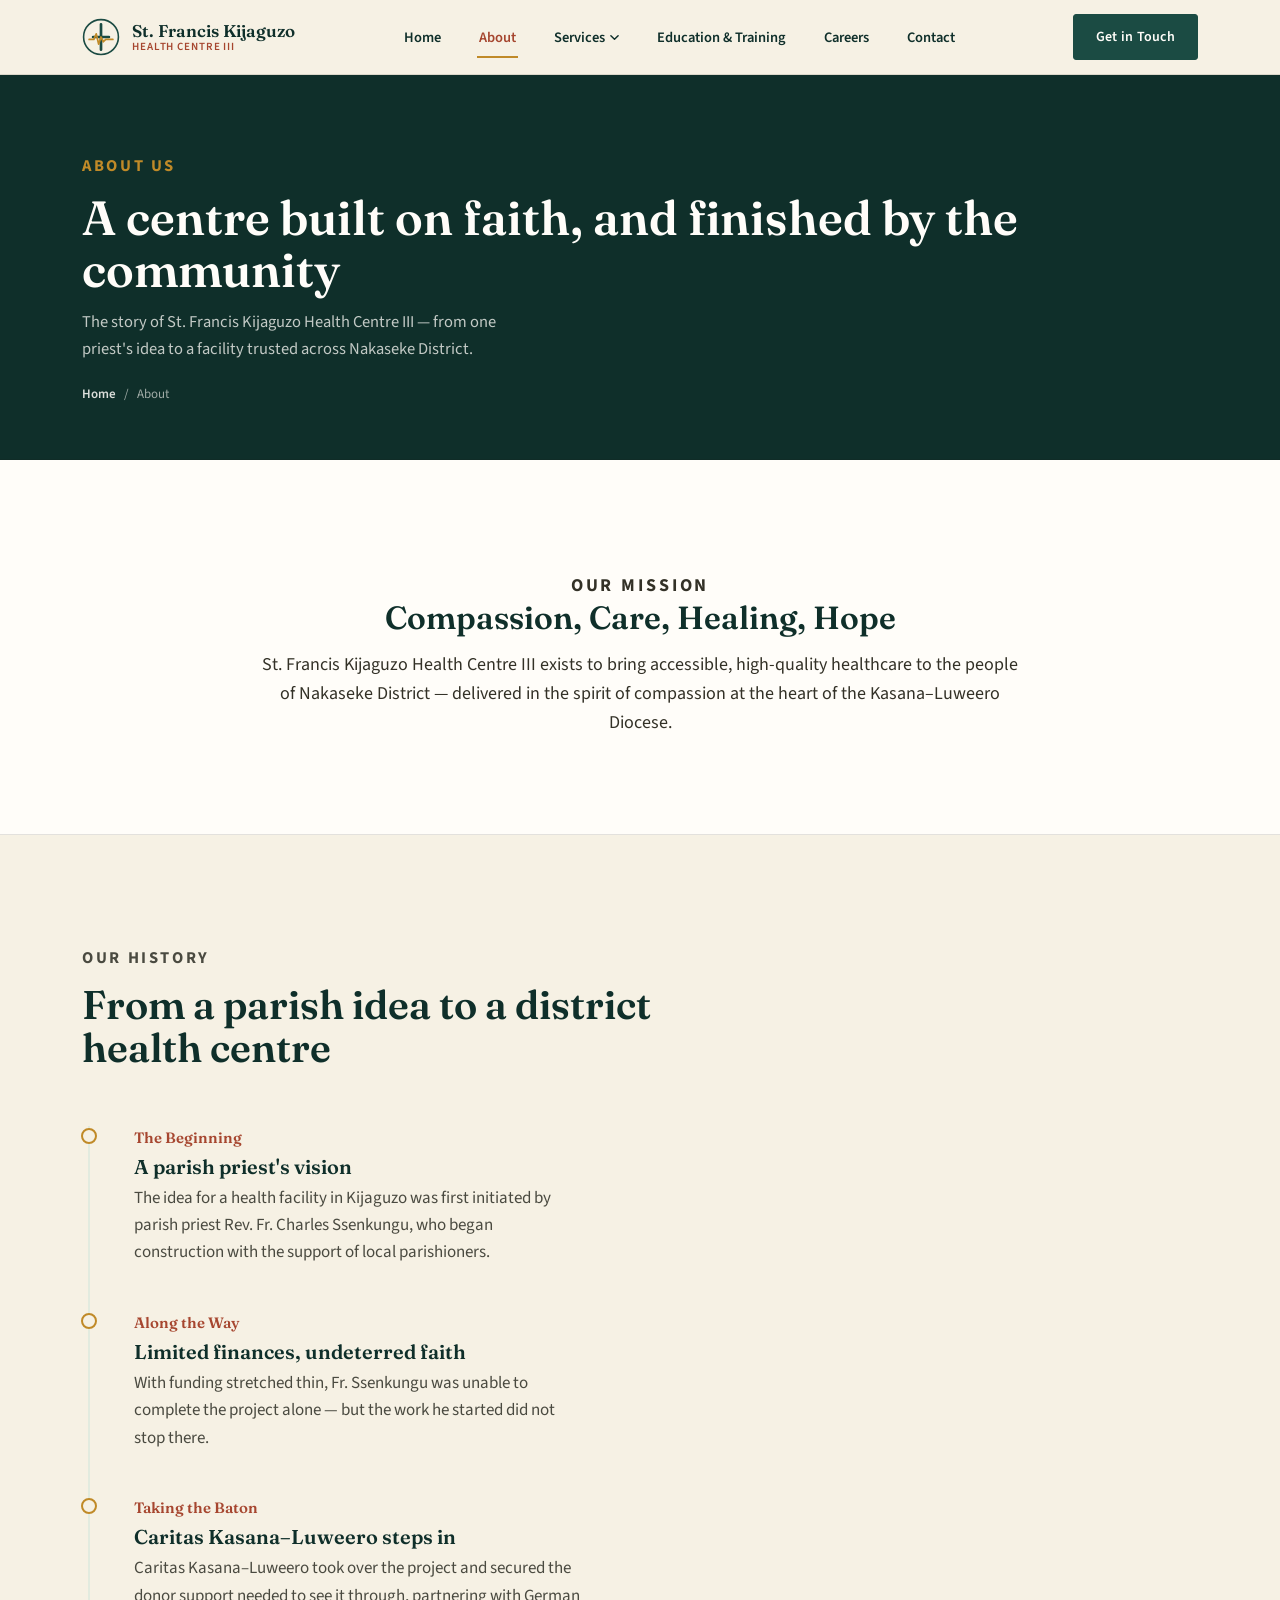
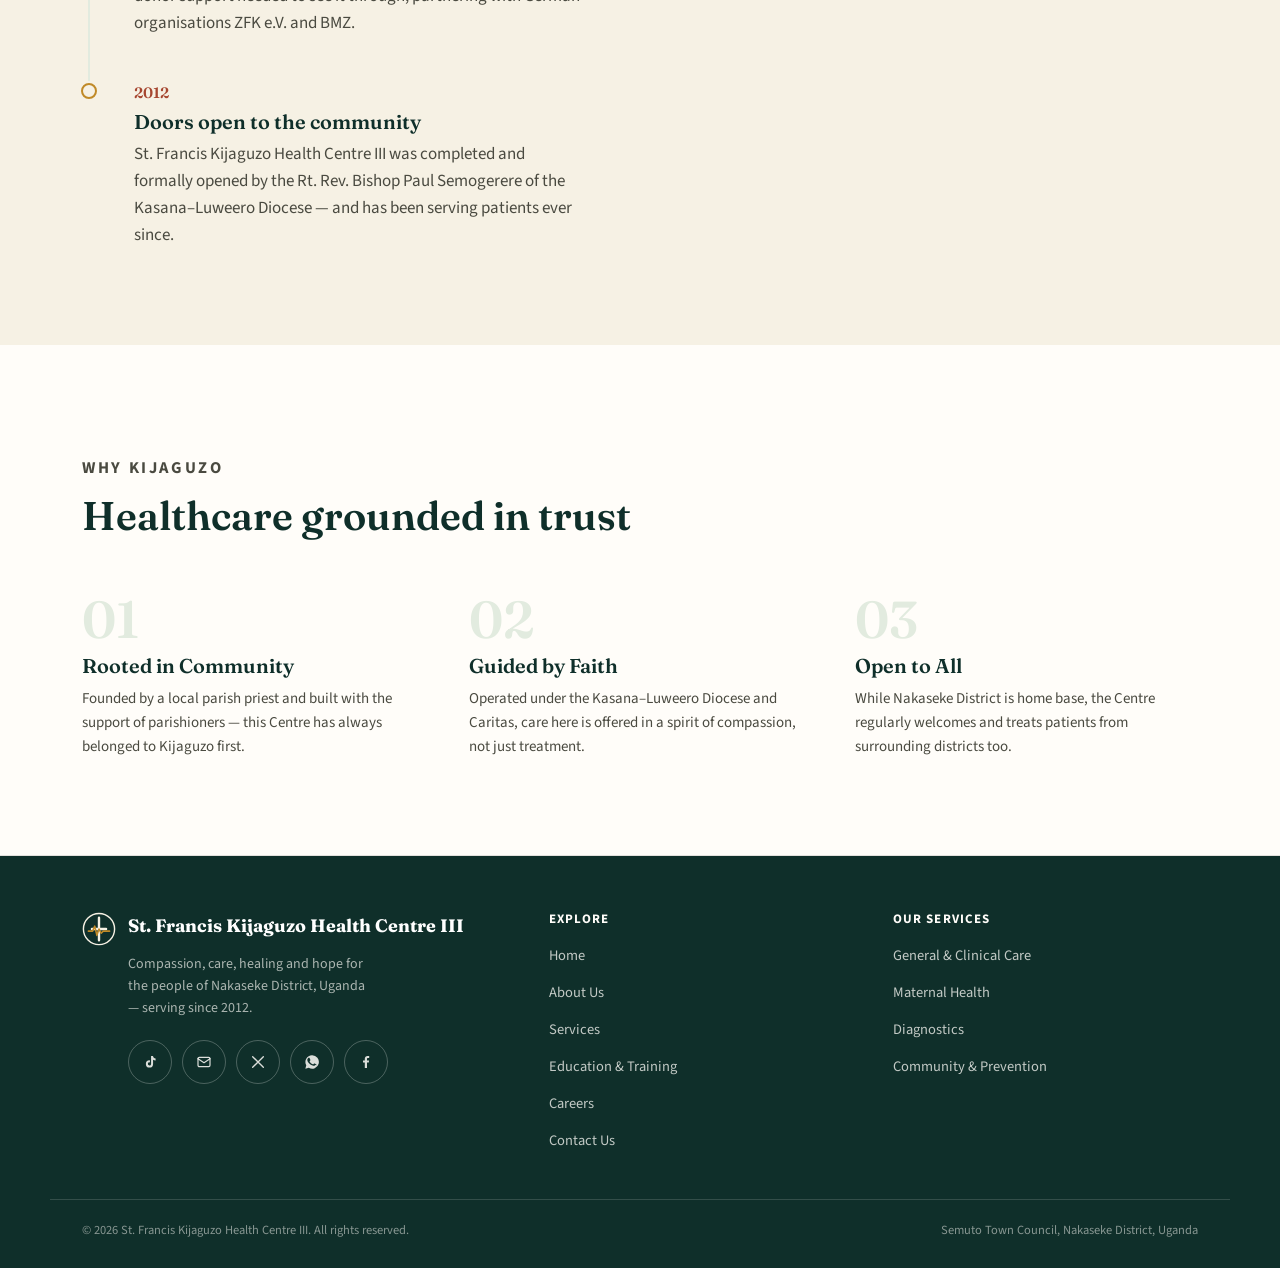
<file: about.html>
<!DOCTYPE html>
<html lang="en">
<head>
<meta charset="UTF-8">
<meta name="viewport" content="width=device-width, initial-scale=1">
<title>About Us &mdash; St. Francis Kijaguzo Health Centre III</title>
<link rel="preconnect" href="https://fonts.googleapis.com">
<link rel="preconnect" href="https://fonts.gstatic.com" crossorigin>
<link href="https://fonts.googleapis.com/css2?family=Fraunces:opsz,wght@9..144,300;9..144,400;9..144,500;9..144,600;9..144,700&family=Source+Sans+3:wght@400;500;600;700&display=swap" rel="stylesheet">
<link rel="stylesheet" href="css/base.css">
<link rel="stylesheet" href="css/about.css">
</head>
<body>

<header id="siteHeader">
  <div class="nav">
    <a class="brand" href="index.html">
      <svg viewBox="0 0 48 48" fill="none" xmlns="http://www.w3.org/2000/svg">
        <circle cx="24" cy="24" r="22" stroke="#1b4b43" stroke-width="2"/>
        <path d="M24 8 L24 40 M14 24 L34 24" stroke="#1b4b43" stroke-width="3.4" stroke-linecap="round"/>
        <path d="M9 27 L15 27 L18 20 L21 33 L24 24 L27 30 L30 27 L39 27" stroke="#c08a28" stroke-width="2.2" stroke-linecap="round" stroke-linejoin="round" fill="none"/>
      </svg>
      <span class="brand-text">
        <strong>St. Francis Kijaguzo</strong>
        <span>Health Centre III</span>
      </span>
    </a>
    <nav class="links">
      <div class="nav-item"><a href="index.html">Home</a></div>
      <div class="nav-item"><a href="about.html" class="active">About</a></div>
      <div class="nav-item has-dropdown">
        <a href="services.html">Services
          <svg class="caret" viewBox="0 0 10 6" fill="none"><path d="M1 1l4 4 4-4" stroke="currentColor" stroke-width="1.6" stroke-linecap="round" stroke-linejoin="round"/></svg>
        </a>
        <div class="dropdown">
          <div class="dd-col">
            <span class="dd-heading">General &amp; Clinical Care</span>
            <a href="services.html#general-care">General Medicine</a>
            <a href="services.html#general-care">Outpatient</a>
            <a href="services.html#general-care">Inpatient</a>
            <a href="services.html#general-care">Minor Surgical Procedures</a>
            <a href="services.html#general-care">Referrals</a>
          </div>
          <div class="dd-col">
            <span class="dd-heading">Maternal &amp; Reproductive Health</span>
            <a href="services.html#maternal-health">Antenatal Care</a>
            <a href="services.html#maternal-health">Maternity Services</a>
            <a href="services.html#maternal-health">Natural Family Planning</a>
          </div>
          <div class="dd-col">
            <span class="dd-heading">Diagnostics</span>
            <a href="services.html#diagnostics">Laboratory Services</a>
            <a href="services.html#diagnostics">Ultrasound</a>
            <a href="services.html#diagnostics">HIV Testing &amp; Counselling</a>
          </div>
          <div class="dd-col">
            <span class="dd-heading">Community &amp; Prevention</span>
            <a href="services.html#community">Immunization</a>
            <a href="services.html#community">Community Counselling</a>
            <a href="services.html#community">Community Health Insurance</a>
            <a href="services.html#community">Community Outreaches</a>
          </div>
        </div>
      </div>
      <div class="nav-item"><a href="education-training.html">Education &amp; Training</a></div>
      <div class="nav-item"><a href="careers.html">Careers</a></div>
      <div class="nav-item"><a href="contact.html">Contact</a></div>
    </nav>
    <a class="cta-btn header-cta" href="contact.html">Get in Touch</a>
    <button class="burger" id="burgerBtn" aria-label="Toggle menu" aria-expanded="false">
      <span></span><span></span><span></span>
    </button>
  </div>
</header>

<main>

  <div class="page-banner">
    <div class="wrap reveal in">
      <p class="eyebrow">About Us</p>
      <h1>A centre built on faith, and finished by the community</h1>
      <p>The story of St. Francis Kijaguzo Health Centre III &mdash; from one priest's idea to a facility trusted across Nakaseke District.</p>
      <div class="crumb"><a href="index.html">Home</a> / <span>About</span></div>
    </div>
  </div>

  <section class="mission">
    <div class="wrap reveal">
      <p class="eyebrow">Our Mission</p>
      <h2>Compassion, Care, Healing, Hope</h2>
      <p>St. Francis Kijaguzo Health Centre III exists to bring accessible, high-quality healthcare to the people of Nakaseke District &mdash; delivered in the spirit of compassion at the heart of the Kasana&ndash;Luweero Diocese.</p>
    </div>
  </section>

  <section class="timeline-section">
    <div class="wrap">
      <div class="section-head reveal">
        <p class="eyebrow">Our History</p>
        <h2>From a parish idea to a district health centre</h2>
      </div>
      <div class="timeline">
        <div class="tl-item reveal">
          <span class="dot"></span>
          <span class="yr">The Beginning</span>
          <h3>A parish priest's vision</h3>
          <p>The idea for a health facility in Kijaguzo was first initiated by parish priest Rev. Fr. Charles Ssenkungu, who began construction with the support of local parishioners.</p>
        </div>
        <div class="tl-item reveal">
          <span class="dot"></span>
          <span class="yr">Along the Way</span>
          <h3>Limited finances, undeterred faith</h3>
          <p>With funding stretched thin, Fr. Ssenkungu was unable to complete the project alone &mdash; but the work he started did not stop there.</p>
        </div>
        <div class="tl-item reveal">
          <span class="dot"></span>
          <span class="yr">Taking the Baton</span>
          <h3>Caritas Kasana&ndash;Luweero steps in</h3>
          <p>Caritas Kasana&ndash;Luweero took over the project and secured the donor support needed to see it through, partnering with German organisations ZFK e.V. and BMZ.</p>
        </div>
        <div class="tl-item reveal">
          <span class="dot"></span>
          <span class="yr">2012</span>
          <h3>Doors open to the community</h3>
          <p>St. Francis Kijaguzo Health Centre III was completed and formally opened by the Rt. Rev. Bishop Paul Semogerere of the Kasana&ndash;Luweero Diocese &mdash; and has been serving patients ever since.</p>
        </div>
      </div>
    </div>
  </section>

  <section class="values">
    <div class="wrap">
      <div class="section-head reveal">
        <p class="eyebrow">Why Kijaguzo</p>
        <h2>Healthcare grounded in trust</h2>
      </div>
      <div class="val-grid">
        <div class="val-card reveal">
          <div class="num">01</div>
          <h3>Rooted in Community</h3>
          <p>Founded by a local parish priest and built with the support of parishioners &mdash; this Centre has always belonged to Kijaguzo first.</p>
        </div>
        <div class="val-card reveal">
          <div class="num">02</div>
          <h3>Guided by Faith</h3>
          <p>Operated under the Kasana&ndash;Luweero Diocese and Caritas, care here is offered in a spirit of compassion, not just treatment.</p>
        </div>
        <div class="val-card reveal">
          <div class="num">03</div>
          <h3>Open to All</h3>
          <p>While Nakaseke District is home base, the Centre regularly welcomes and treats patients from surrounding districts too.</p>
        </div>
      </div>
    </div>
  </section>

</main>

<footer>
  <div class="wrap">
    <div class="f-brand">
      <svg viewBox="0 0 48 48" fill="none" xmlns="http://www.w3.org/2000/svg">
        <circle cx="24" cy="24" r="22" stroke="#f6f1e4" stroke-width="2"/>
        <path d="M24 8 L24 40 M14 24 L34 24" stroke="#f6f1e4" stroke-width="3.4" stroke-linecap="round"/>
        <path d="M9 27 L15 27 L18 20 L21 33 L24 24 L27 30 L30 27 L39 27" stroke="#c08a28" stroke-width="2.2" stroke-linecap="round" stroke-linejoin="round" fill="none"/>
      </svg>
      <div>
        <strong style="font-family:'Fraunces',serif;color:#fff;font-size:18px;">St. Francis Kijaguzo Health Centre III</strong>
        <p>Compassion, care, healing and hope for the people of Nakaseke District, Uganda &mdash; serving since 2012.</p>
        <div class="f-social" aria-label="Social media">
          <a href="#" target="_blank" rel="noopener" aria-label="TikTok">
            <svg viewBox="0 0 24 24" fill="currentColor"><path d="M16.5 3c.3 2.1 1.7 3.6 3.9 3.8v2.9c-1.4 0-2.7-.4-3.8-1.2v6.4a5.4 5.4 0 1 1-5.4-5.4c.2 0 .5 0 .7.1v3a2.4 2.4 0 1 0 1.7 2.3V3h3z"/></svg>
          </a>
          <a href="#" aria-label="Email">
            <svg viewBox="0 0 24 24" fill="none" stroke="currentColor" stroke-width="1.8" stroke-linecap="round" stroke-linejoin="round"><rect x="3" y="5" width="18" height="14" rx="2"/><path d="M3 7l9 6 9-6"/></svg>
          </a>
          <a href="#" target="_blank" rel="noopener" aria-label="X (Twitter)">
            <svg viewBox="0 0 24 24" fill="none" stroke="currentColor" stroke-width="2" stroke-linecap="round"><path d="M4 4l16 16M20 4L4 20"/></svg>
          </a>
          <a href="#" target="_blank" rel="noopener" aria-label="WhatsApp">
            <svg viewBox="0 0 24 24" fill="currentColor"><path d="M12 2a10 10 0 0 0-8.6 15L2 22l5.2-1.4A10 10 0 1 0 12 2zm5.6 14.3c-.2.7-1.4 1.3-2 1.4-.5.1-1.2.2-3.8-.8-3.2-1.3-5.3-4.5-5.5-4.7-.2-.2-1.3-1.7-1.3-3.3 0-1.6.8-2.3 1.1-2.7.3-.3.7-.4 1-.4h.7c.2 0 .5 0 .7.6.3.7.9 2.2 1 2.4.1.2.2.4 0 .6-.1.2-.2.4-.4.6l-.5.6c-.2.2-.3.4-.1.7.2.3.9 1.5 2 2.4 1.4 1.2 2.5 1.6 2.9 1.8.3.1.5.1.7-.1.2-.2.7-.8.9-1.1.2-.3.4-.2.7-.1.3.1 1.8.9 2.1 1 .3.1.5.2.6.3.1.2.1.9-.1 1.6z"/></svg>
          </a>
          <a href="#" target="_blank" rel="noopener" aria-label="Facebook">
            <svg viewBox="0 0 24 24" fill="currentColor"><path d="M13.5 21v-8.2h2.7l.4-3.2h-3.1V7.5c0-.9.3-1.6 1.6-1.6h1.7V3.1C16.5 3 15.5 3 14.4 3c-2.5 0-4.2 1.5-4.2 4.3v2.3H7.5v3.2h2.7V21h3.3z"/></svg>
          </a>
        </div>
      </div>
    </div>
    <div>
      <h4>Explore</h4>
      <ul>
        <li><a href="index.html">Home</a></li>
        <li><a href="about.html">About Us</a></li>
        <li><a href="services.html">Services</a></li>
        <li><a href="education-training.html">Education &amp; Training</a></li>
        <li><a href="careers.html">Careers</a></li>
        <li><a href="contact.html">Contact Us</a></li>
      </ul>
    </div>
    <div>
      <h4>Our Services</h4>
      <ul>
        <li><a href="services.html#general-care">General &amp; Clinical Care</a></li>
        <li><a href="services.html#maternal-health">Maternal Health</a></li>
        <li><a href="services.html#diagnostics">Diagnostics</a></li>
        <li><a href="services.html#community">Community &amp; Prevention</a></li>
      </ul>
    </div>
  </div>
  <div class="f-bottom">
    <span>&copy; 2026 St. Francis Kijaguzo Health Centre III. All rights reserved.</span>
    <span>Semuto Town Council, Nakaseke District, Uganda</span>
  </div>
</footer>

<script src="js/main.js"></script>
</body>
</html>
</file>
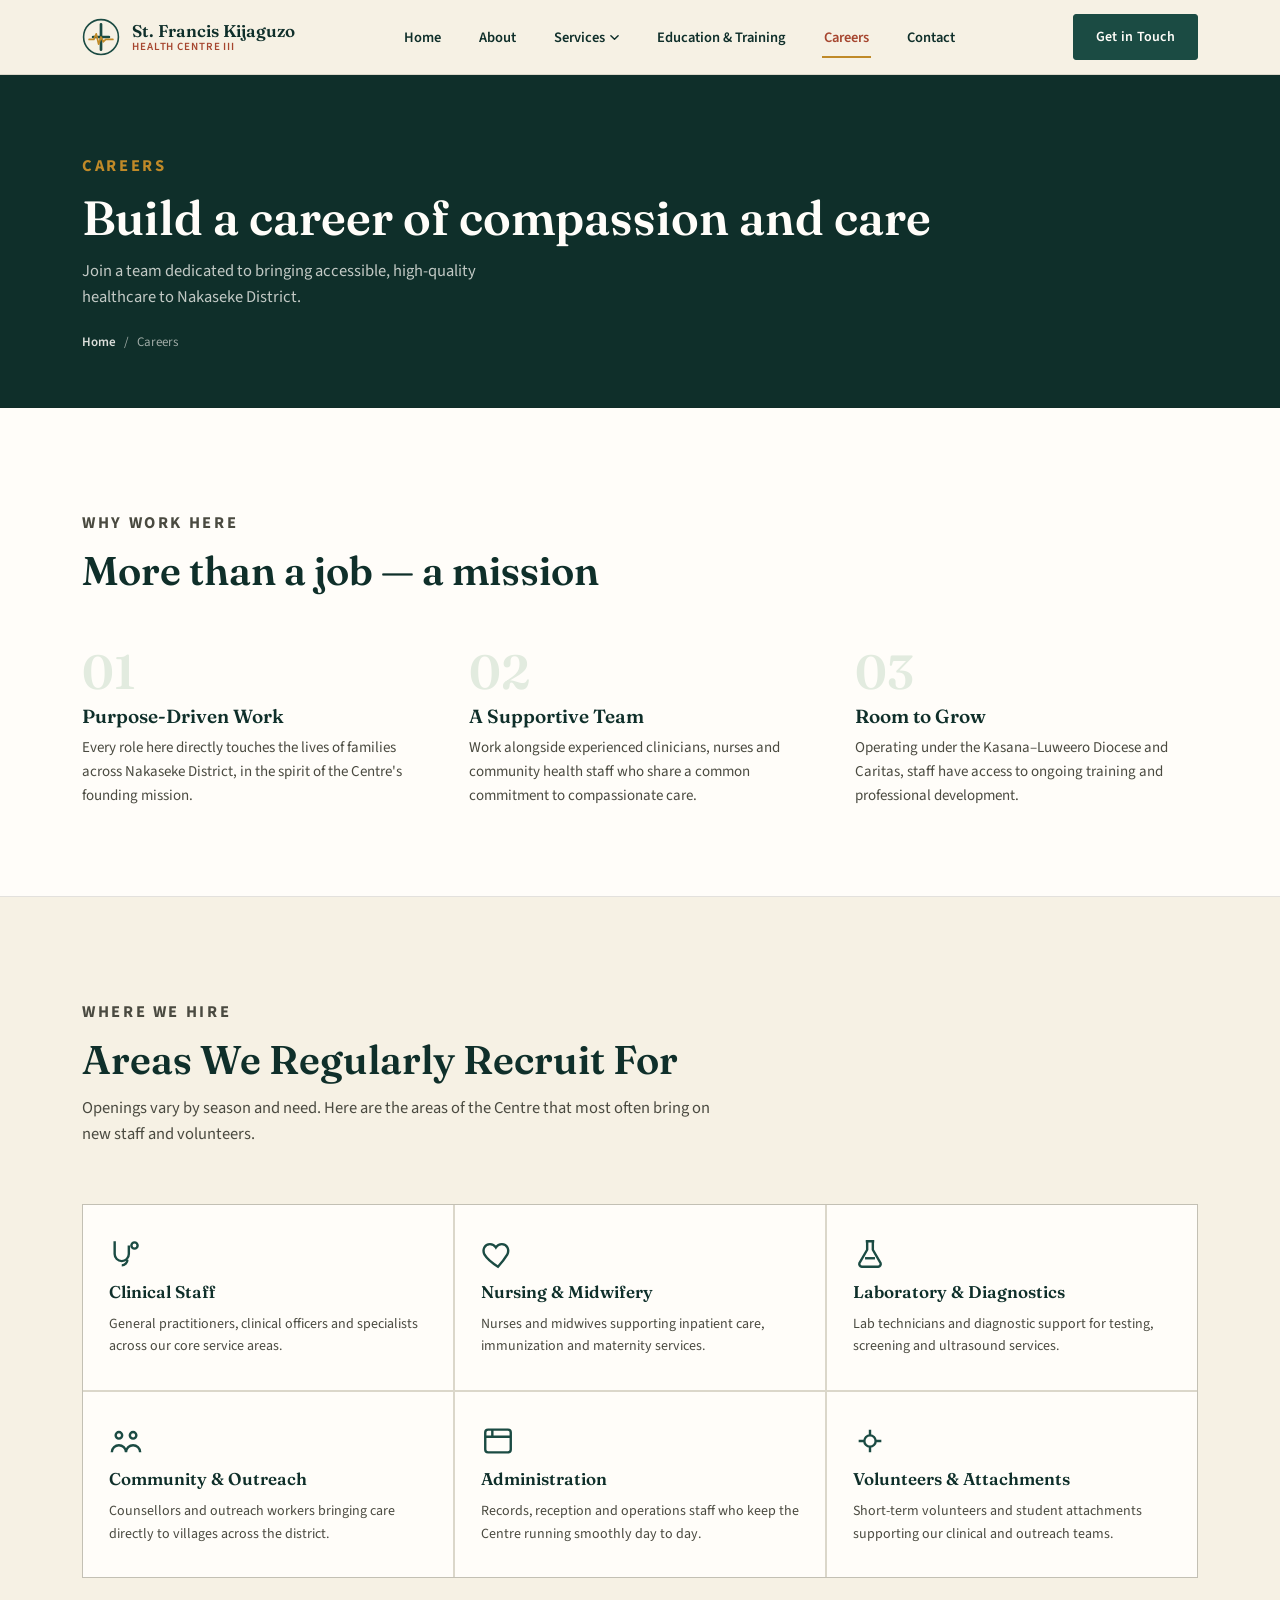
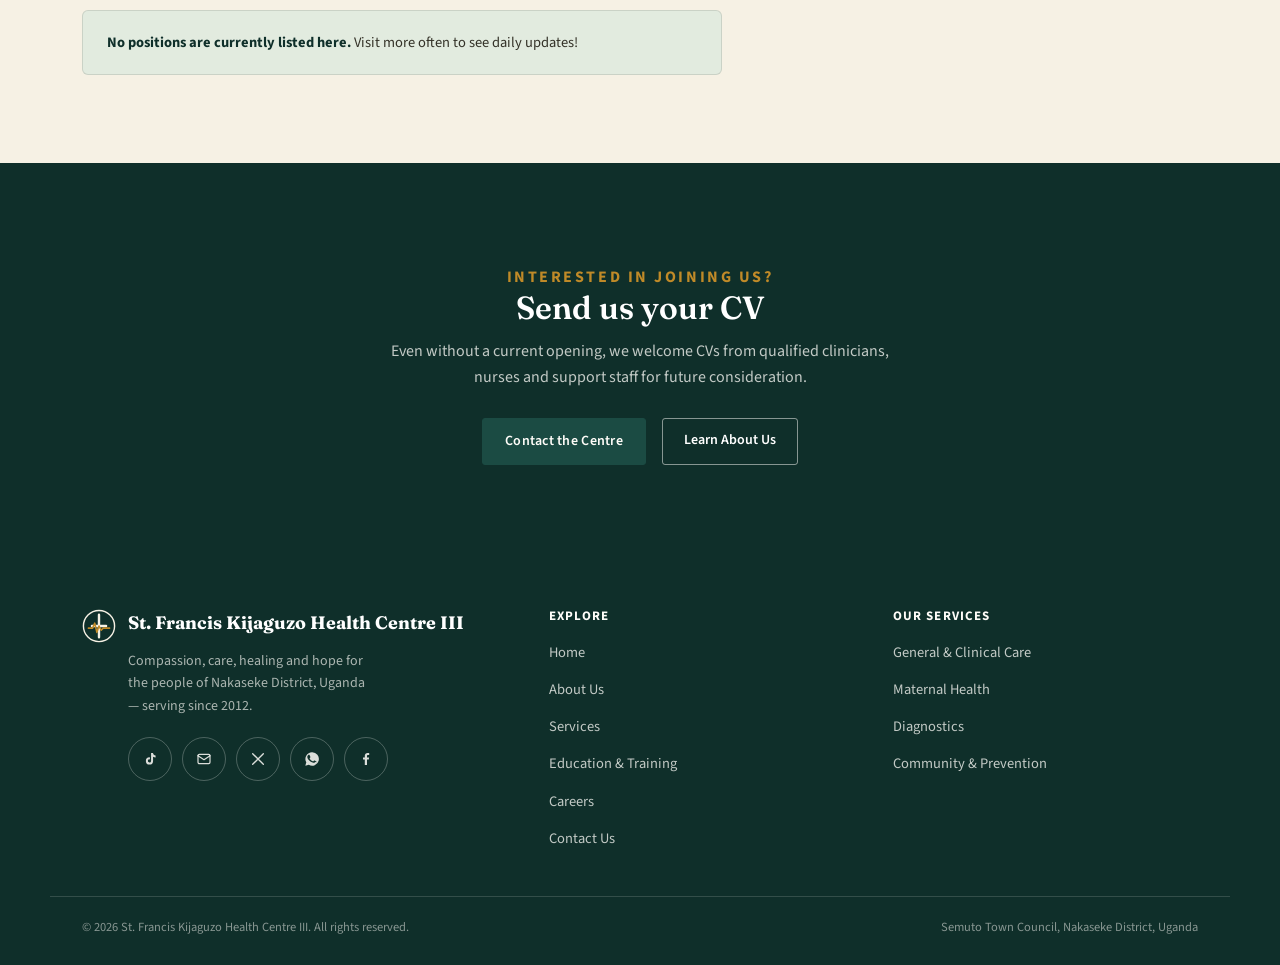
<file: careers.html>
<!DOCTYPE html>
<html lang="en">
<head>
<meta charset="UTF-8">
<meta name="viewport" content="width=device-width, initial-scale=1">
<title>Careers &mdash; St. Francis Kijaguzo Health Centre III</title>
<link rel="preconnect" href="https://fonts.googleapis.com">
<link rel="preconnect" href="https://fonts.gstatic.com" crossorigin>
<link href="https://fonts.googleapis.com/css2?family=Fraunces:opsz,wght@9..144,300;9..144,400;9..144,500;9..144,600;9..144,700&family=Source+Sans+3:wght@400;500;600;700&display=swap" rel="stylesheet">
<link rel="stylesheet" href="css/base.css">
<link rel="stylesheet" href="css/careers.css">
</head>
<body>

<header id="siteHeader">
  <div class="nav">
    <a class="brand" href="index.html">
      <svg viewBox="0 0 48 48" fill="none" xmlns="http://www.w3.org/2000/svg">
        <circle cx="24" cy="24" r="22" stroke="#1b4b43" stroke-width="2"/>
        <path d="M24 8 L24 40 M14 24 L34 24" stroke="#1b4b43" stroke-width="3.4" stroke-linecap="round"/>
        <path d="M9 27 L15 27 L18 20 L21 33 L24 24 L27 30 L30 27 L39 27" stroke="#c08a28" stroke-width="2.2" stroke-linecap="round" stroke-linejoin="round" fill="none"/>
      </svg>
      <span class="brand-text">
        <strong>St. Francis Kijaguzo</strong>
        <span>Health Centre III</span>
      </span>
    </a>
    <nav class="links">
      <div class="nav-item"><a href="index.html">Home</a></div>
      <div class="nav-item"><a href="about.html">About</a></div>
      <div class="nav-item has-dropdown">
        <a href="services.html">Services
          <svg class="caret" viewBox="0 0 10 6" fill="none"><path d="M1 1l4 4 4-4" stroke="currentColor" stroke-width="1.6" stroke-linecap="round" stroke-linejoin="round"/></svg>
        </a>
        <div class="dropdown">
          <div class="dd-col">
            <span class="dd-heading">General &amp; Clinical Care</span>
            <a href="services.html#general-care">General Medicine</a>
            <a href="services.html#general-care">Outpatient</a>
            <a href="services.html#general-care">Inpatient</a>
            <a href="services.html#general-care">Minor Surgical Procedures</a>
            <a href="services.html#general-care">Referrals</a>
          </div>
          <div class="dd-col">
            <span class="dd-heading">Maternal &amp; Reproductive Health</span>
            <a href="services.html#maternal-health">Antenatal Care</a>
            <a href="services.html#maternal-health">Maternity Services</a>
            <a href="services.html#maternal-health">Natural Family Planning</a>
          </div>
          <div class="dd-col">
            <span class="dd-heading">Diagnostics</span>
            <a href="services.html#diagnostics">Laboratory Services</a>
            <a href="services.html#diagnostics">Ultrasound</a>
            <a href="services.html#diagnostics">HIV Testing &amp; Counselling</a>
          </div>
          <div class="dd-col">
            <span class="dd-heading">Community &amp; Prevention</span>
            <a href="services.html#community">Immunization</a>
            <a href="services.html#community">Community Counselling</a>
            <a href="services.html#community">Community Health Insurance</a>
            <a href="services.html#community">Community Outreaches</a>
          </div>
        </div>
      </div>
      <div class="nav-item"><a href="education-training.html">Education &amp; Training</a></div>
      <div class="nav-item"><a href="careers.html" class="active">Careers</a></div>
      <div class="nav-item"><a href="contact.html">Contact</a></div>
    </nav>
    <a class="cta-btn header-cta" href="contact.html">Get in Touch</a>
    <button class="burger" id="burgerBtn" aria-label="Toggle menu" aria-expanded="false">
      <span></span><span></span><span></span>
    </button>
  </div>
</header>

<main>

  <div class="page-banner">
    <div class="wrap reveal in">
      <p class="eyebrow">Careers</p>
      <h1>Build a career of compassion and care</h1>
      <p>Join a team dedicated to bringing accessible, high-quality healthcare to Nakaseke District.</p>
      <div class="crumb"><a href="index.html">Home</a> / <span>Careers</span></div>
    </div>
  </div>

  <section class="why-work">
    <div class="wrap">
      <div class="section-head reveal">
        <p class="eyebrow">Why Work Here</p>
        <h2>More than a job &mdash; a mission</h2>
      </div>
      <div class="why-grid">
        <div class="why-card reveal">
          <div class="num">01</div>
          <h3>Purpose-Driven Work</h3>
          <p>Every role here directly touches the lives of families across Nakaseke District, in the spirit of the Centre's founding mission.</p>
        </div>
        <div class="why-card reveal">
          <div class="num">02</div>
          <h3>A Supportive Team</h3>
          <p>Work alongside experienced clinicians, nurses and community health staff who share a common commitment to compassionate care.</p>
        </div>
        <div class="why-card reveal">
          <div class="num">03</div>
          <h3>Room to Grow</h3>
          <p>Operating under the Kasana&ndash;Luweero Diocese and Caritas, staff have access to ongoing training and professional development.</p>
        </div>
      </div>
    </div>
  </section>

  <section class="areas">
    <div class="wrap">
      <div class="section-head reveal">
        <p class="eyebrow">Where We Hire</p>
        <h2>Areas We Regularly Recruit For</h2>
        <p>Openings vary by season and need. Here are the areas of the Centre that most often bring on new staff and volunteers.</p>
      </div>
      <div class="area-grid">
        <div class="area-card reveal">
          <svg class="ic" viewBox="0 0 24 24" fill="none" stroke="currentColor" stroke-width="1.7"><path d="M4 3v9a5 5 0 0 0 10 0V6"/><circle cx="18" cy="6" r="2.2"/><path d="M9 20a4 4 0 0 0 4-4"/></svg>
          <h3>Clinical Staff</h3>
          <p>General practitioners, clinical officers and specialists across our core service areas.</p>
        </div>
        <div class="area-card reveal">
          <svg class="ic" viewBox="0 0 24 24" fill="none" stroke="currentColor" stroke-width="1.7"><path d="M12 21s-7-4.35-9.5-8.5C.7 8.9 2.6 5 6.3 5c2 0 3.4 1.1 4.2 2.4C11.3 6.1 12.7 5 14.7 5c3.7 0 5.6 3.9 3.8 7.5C16 16.65 12 21 12 21z"/></svg>
          <h3>Nursing &amp; Midwifery</h3>
          <p>Nurses and midwives supporting inpatient care, immunization and maternity services.</p>
        </div>
        <div class="area-card reveal">
          <svg class="ic" viewBox="0 0 24 24" fill="none" stroke="currentColor" stroke-width="1.7"><path d="M9 3h6M10 3v6l-5.5 9.5A2 2 0 0 0 6.2 21h11.6a2 2 0 0 0 1.7-2.5L14 9V3"/><path d="M8.5 15h7"/></svg>
          <h3>Laboratory &amp; Diagnostics</h3>
          <p>Lab technicians and diagnostic support for testing, screening and ultrasound services.</p>
        </div>
        <div class="area-card reveal">
          <svg class="ic" viewBox="0 0 24 24" fill="none" stroke="currentColor" stroke-width="1.7"><circle cx="7" cy="8" r="2.3"/><circle cx="17" cy="8" r="2.3"/><path d="M2 20c0-3 2.5-5 5-5s5 2 5 5M12 20c0-3 2.5-5 5-5s5 2 5 5"/></svg>
          <h3>Community &amp; Outreach</h3>
          <p>Counsellors and outreach workers bringing care directly to villages across the district.</p>
        </div>
        <div class="area-card reveal">
          <svg class="ic" viewBox="0 0 24 24" fill="none" stroke="currentColor" stroke-width="1.7"><rect x="3" y="4" width="18" height="16" rx="2"/><path d="M3 9h18M8 4v5"/></svg>
          <h3>Administration</h3>
          <p>Records, reception and operations staff who keep the Centre running smoothly day to day.</p>
        </div>
        <div class="area-card reveal">
          <svg class="ic" viewBox="0 0 24 24" fill="none" stroke="currentColor" stroke-width="1.7"><path d="M4 4l16 16M20 4L4 20" opacity="0"/><path d="M12 4v4M12 16v4M4 12h4M16 12h4"/><circle cx="12" cy="12" r="4"/></svg>
          <h3>Volunteers &amp; Attachments</h3>
          <p>Short-term volunteers and student attachments supporting our clinical and outreach teams.</p>
        </div>
      </div>
      <div class="notice reveal">
        <strong>No positions are currently listed here.</strong> Visit more often to see daily updates!
      </div>
    </div>
  </section>

  <section class="apply-cta">
    <div class="wrap inner reveal">
      <p class="eyebrow" style="color:var(--gold);">Interested in Joining Us?</p>
      <h2>Send us your CV</h2>
      <p>Even without a current opening, we welcome CVs from qualified clinicians, nurses and support staff for future consideration.</p>
      <div class="btnrow">
        <a class="cta-btn" href="contact.html">Contact the Centre</a>
        <a class="cta-outline" href="about.html">Learn About Us</a>
      </div>
    </div>
  </section>

</main>

<footer>
  <div class="wrap">
    <div class="f-brand">
      <svg viewBox="0 0 48 48" fill="none" xmlns="http://www.w3.org/2000/svg">
        <circle cx="24" cy="24" r="22" stroke="#f6f1e4" stroke-width="2"/>
        <path d="M24 8 L24 40 M14 24 L34 24" stroke="#f6f1e4" stroke-width="3.4" stroke-linecap="round"/>
        <path d="M9 27 L15 27 L18 20 L21 33 L24 24 L27 30 L30 27 L39 27" stroke="#c08a28" stroke-width="2.2" stroke-linecap="round" stroke-linejoin="round" fill="none"/>
      </svg>
      <div>
        <strong style="font-family:'Fraunces',serif;color:#fff;font-size:18px;">St. Francis Kijaguzo Health Centre III</strong>
        <p>Compassion, care, healing and hope for the people of Nakaseke District, Uganda &mdash; serving since 2012.</p>
        <div class="f-social" aria-label="Social media">
          <a href="#" target="_blank" rel="noopener" aria-label="TikTok">
            <svg viewBox="0 0 24 24" fill="currentColor"><path d="M16.5 3c.3 2.1 1.7 3.6 3.9 3.8v2.9c-1.4 0-2.7-.4-3.8-1.2v6.4a5.4 5.4 0 1 1-5.4-5.4c.2 0 .5 0 .7.1v3a2.4 2.4 0 1 0 1.7 2.3V3h3z"/></svg>
          </a>
          <a href="#" aria-label="Email">
            <svg viewBox="0 0 24 24" fill="none" stroke="currentColor" stroke-width="1.8" stroke-linecap="round" stroke-linejoin="round"><rect x="3" y="5" width="18" height="14" rx="2"/><path d="M3 7l9 6 9-6"/></svg>
          </a>
          <a href="#" target="_blank" rel="noopener" aria-label="X (Twitter)">
            <svg viewBox="0 0 24 24" fill="none" stroke="currentColor" stroke-width="2" stroke-linecap="round"><path d="M4 4l16 16M20 4L4 20"/></svg>
          </a>
          <a href="#" target="_blank" rel="noopener" aria-label="WhatsApp">
            <svg viewBox="0 0 24 24" fill="currentColor"><path d="M12 2a10 10 0 0 0-8.6 15L2 22l5.2-1.4A10 10 0 1 0 12 2zm5.6 14.3c-.2.7-1.4 1.3-2 1.4-.5.1-1.2.2-3.8-.8-3.2-1.3-5.3-4.5-5.5-4.7-.2-.2-1.3-1.7-1.3-3.3 0-1.6.8-2.3 1.1-2.7.3-.3.7-.4 1-.4h.7c.2 0 .5 0 .7.6.3.7.9 2.2 1 2.4.1.2.2.4 0 .6-.1.2-.2.4-.4.6l-.5.6c-.2.2-.3.4-.1.7.2.3.9 1.5 2 2.4 1.4 1.2 2.5 1.6 2.9 1.8.3.1.5.1.7-.1.2-.2.7-.8.9-1.1.2-.3.4-.2.7-.1.3.1 1.8.9 2.1 1 .3.1.5.2.6.3.1.2.1.9-.1 1.6z"/></svg>
          </a>
          <a href="#" target="_blank" rel="noopener" aria-label="Facebook">
            <svg viewBox="0 0 24 24" fill="currentColor"><path d="M13.5 21v-8.2h2.7l.4-3.2h-3.1V7.5c0-.9.3-1.6 1.6-1.6h1.7V3.1C16.5 3 15.5 3 14.4 3c-2.5 0-4.2 1.5-4.2 4.3v2.3H7.5v3.2h2.7V21h3.3z"/></svg>
          </a>
        </div>
      </div>
    </div>
    <div>
      <h4>Explore</h4>
      <ul>
        <li><a href="index.html">Home</a></li>
        <li><a href="about.html">About Us</a></li>
        <li><a href="services.html">Services</a></li>
        <li><a href="education-training.html">Education &amp; Training</a></li>
        <li><a href="careers.html">Careers</a></li>
        <li><a href="contact.html">Contact Us</a></li>
      </ul>
    </div>
    <div>
      <h4>Our Services</h4>
      <ul>
        <li><a href="services.html#general-care">General &amp; Clinical Care</a></li>
        <li><a href="services.html#maternal-health">Maternal Health</a></li>
        <li><a href="services.html#diagnostics">Diagnostics</a></li>
        <li><a href="services.html#community">Community &amp; Prevention</a></li>
      </ul>
    </div>
  </div>
  <div class="f-bottom">
    <span>&copy; 2026 St. Francis Kijaguzo Health Centre III. All rights reserved.</span>
    <span>Semuto Town Council, Nakaseke District, Uganda</span>
  </div>
</footer>

<script src="js/main.js"></script>
</body>
</html>
</file>
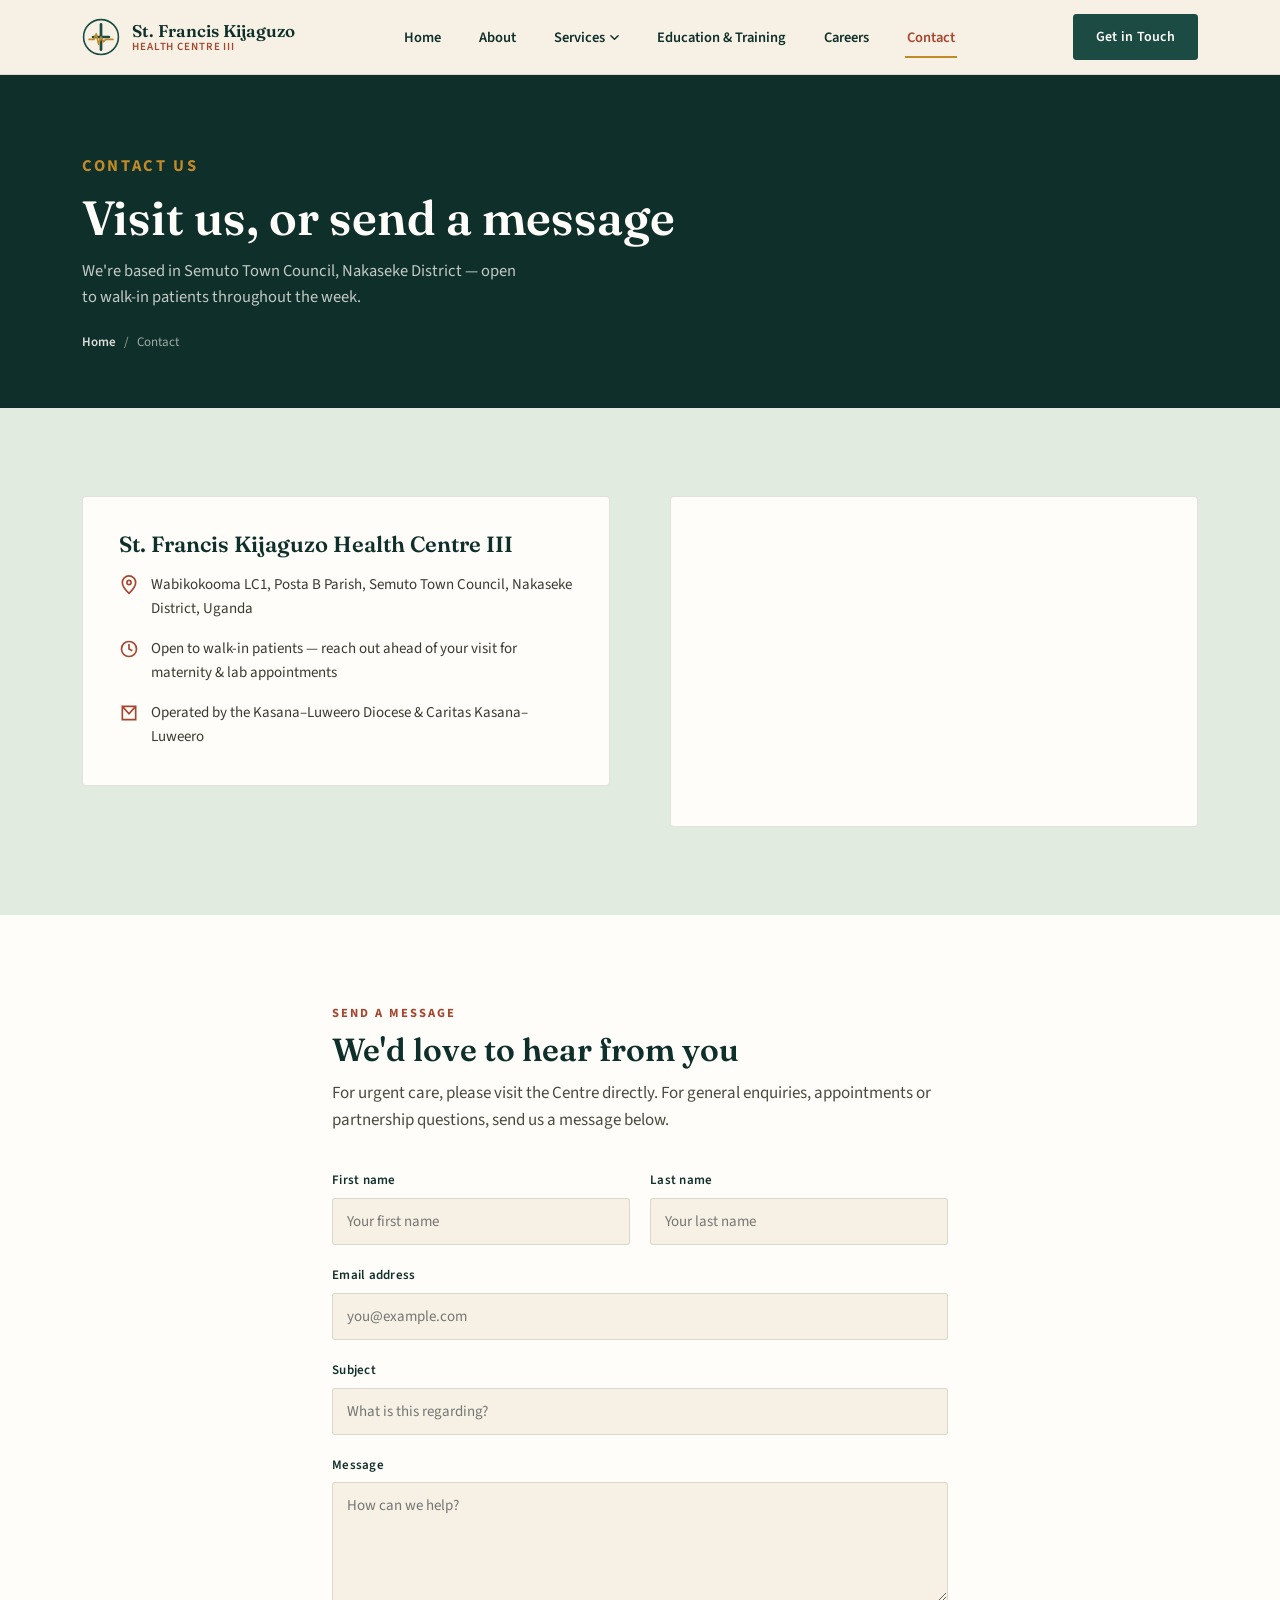
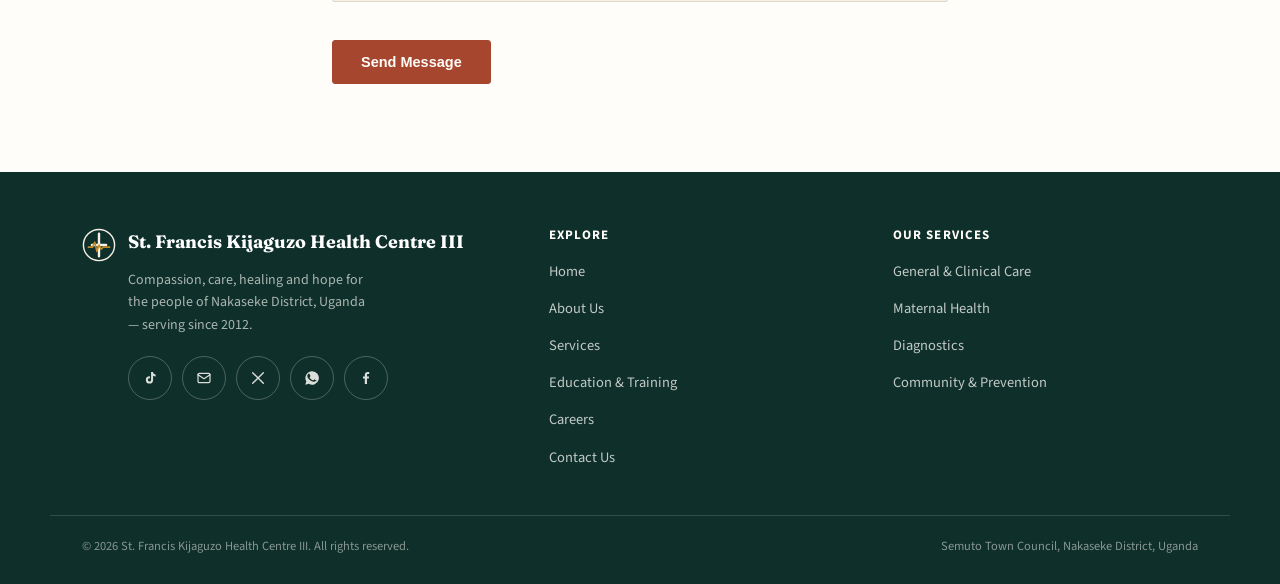
<file: contact.html>
<!DOCTYPE html>
<html lang="en">
<head>
<meta charset="UTF-8">
<meta name="viewport" content="width=device-width, initial-scale=1">
<title>Contact Us &mdash; St. Francis Kijaguzo Health Centre III</title>
<link rel="preconnect" href="https://fonts.googleapis.com">
<link rel="preconnect" href="https://fonts.gstatic.com" crossorigin>
<link href="https://fonts.googleapis.com/css2?family=Fraunces:opsz,wght@9..144,300;9..144,400;9..144,500;9..144,600;9..144,700&family=Source+Sans+3:wght@400;500;600;700&display=swap" rel="stylesheet">
<link rel="stylesheet" href="css/base.css">
<link rel="stylesheet" href="css/contact.css">
</head>
<body>

<header id="siteHeader">
  <div class="nav">
    <a class="brand" href="index.html">
      <svg viewBox="0 0 48 48" fill="none" xmlns="http://www.w3.org/2000/svg">
        <circle cx="24" cy="24" r="22" stroke="#1b4b43" stroke-width="2"/>
        <path d="M24 8 L24 40 M14 24 L34 24" stroke="#1b4b43" stroke-width="3.4" stroke-linecap="round"/>
        <path d="M9 27 L15 27 L18 20 L21 33 L24 24 L27 30 L30 27 L39 27" stroke="#c08a28" stroke-width="2.2" stroke-linecap="round" stroke-linejoin="round" fill="none"/>
      </svg>
      <span class="brand-text">
        <strong>St. Francis Kijaguzo</strong>
        <span>Health Centre III</span>
      </span>
    </a>
    <nav class="links">
      <div class="nav-item"><a href="index.html">Home</a></div>
      <div class="nav-item"><a href="about.html">About</a></div>
      <div class="nav-item has-dropdown">
        <a href="services.html">Services
          <svg class="caret" viewBox="0 0 10 6" fill="none"><path d="M1 1l4 4 4-4" stroke="currentColor" stroke-width="1.6" stroke-linecap="round" stroke-linejoin="round"/></svg>
        </a>
        <div class="dropdown">
          <div class="dd-col">
            <span class="dd-heading">General &amp; Clinical Care</span>
            <a href="services.html#general-care">General Medicine</a>
            <a href="services.html#general-care">Outpatient</a>
            <a href="services.html#general-care">Inpatient</a>
            <a href="services.html#general-care">Minor Surgical Procedures</a>
            <a href="services.html#general-care">Referrals</a>
          </div>
          <div class="dd-col">
            <span class="dd-heading">Maternal &amp; Reproductive Health</span>
            <a href="services.html#maternal-health">Antenatal Care</a>
            <a href="services.html#maternal-health">Maternity Services</a>
            <a href="services.html#maternal-health">Natural Family Planning</a>
          </div>
          <div class="dd-col">
            <span class="dd-heading">Diagnostics</span>
            <a href="services.html#diagnostics">Laboratory Services</a>
            <a href="services.html#diagnostics">Ultrasound</a>
            <a href="services.html#diagnostics">HIV Testing &amp; Counselling</a>
          </div>
          <div class="dd-col">
            <span class="dd-heading">Community &amp; Prevention</span>
            <a href="services.html#community">Immunization</a>
            <a href="services.html#community">Community Counselling</a>
            <a href="services.html#community">Community Health Insurance</a>
            <a href="services.html#community">Community Outreaches</a>
          </div>
        </div>
      </div>
      <div class="nav-item"><a href="education-training.html">Education &amp; Training</a></div>
      <div class="nav-item"><a href="careers.html">Careers</a></div>
      <div class="nav-item"><a href="contact.html" class="active">Contact</a></div>
    </nav>
    <a class="cta-btn header-cta" href="contact.html">Get in Touch</a>
    <button class="burger" id="burgerBtn" aria-label="Toggle menu" aria-expanded="false">
      <span></span><span></span><span></span>
    </button>
  </div>
</header>

<main>

  <div class="page-banner">
    <div class="wrap reveal in">
      <p class="eyebrow">Contact Us</p>
      <h1>Visit us, or send a message</h1>
      <p>We're based in Semuto Town Council, Nakaseke District &mdash; open to walk-in patients throughout the week.</p>
      <div class="crumb"><a href="index.html">Home</a> / <span>Contact</span></div>
    </div>
  </div>

  <section class="visit" id="visit">
    <div class="wrap">
      <div class="reveal">
        <div class="addr-card">
          <h3>St. Francis Kijaguzo Health Centre III</h3>
          <div class="line">
            <svg viewBox="0 0 24 24" fill="none" stroke="currentColor" stroke-width="2"><path d="M12 22s8-7.5 8-13a8 8 0 1 0-16 0c0 5.5 8 13 8 13z"/><circle cx="12" cy="9" r="2.5"/></svg>
            <span>Wabikokooma LC1, Posta B Parish, Semuto Town Council, Nakaseke District, Uganda</span>
          </div>
          <div class="line">
            <svg viewBox="0 0 24 24" fill="none" stroke="currentColor" stroke-width="2"><path d="M12 6v6l4 2"/><circle cx="12" cy="12" r="9"/></svg>
            <span>Open to walk-in patients &mdash; reach out ahead of your visit for maternity &amp; lab appointments</span>
          </div>
          <div class="line">
            <svg viewBox="0 0 24 24" fill="none" stroke="currentColor" stroke-width="2"><path d="M4 4h16v16H4z"/><path d="M4 4l8 9 8-9"/></svg>
            <span>Operated by the Kasana&ndash;Luweero Diocese &amp; Caritas Kasana&ndash;Luweero</span>
          </div>
        </div>
      </div>
      <div class="map-frame reveal">
        <iframe loading="lazy" referrerpolicy="no-referrer-when-downgrade"
          src="https://www.google.com/maps?q=Semuto+Town+Council+Nakaseke+District+Uganda&output=embed"
          title="Map showing Semuto Town Council, Nakaseke District, Uganda"></iframe>
      </div>
    </div>
  </section>

  <section class="form-section">
    <div class="wrap reveal">
      <p class="eyebrow">Send a Message</p>
      <h2 style="font-size:clamp(24px,3vw,32px);margin-top:10px;">We'd love to hear from you</h2>
      <p style="margin-top:12px;color:#4a4a40;">For urgent care, please visit the Centre directly. For general enquiries, appointments or partnership questions, send us a message below.</p>

      <form class="form-grid" onsubmit="return false;">
        <div>
          <label for="fname">First name</label>
          <input id="fname" type="text" name="fname" placeholder="Your first name">
        </div>
        <div>
          <label for="lname">Last name</label>
          <input id="lname" type="text" name="lname" placeholder="Your last name">
        </div>
        <div class="full">
          <label for="email">Email address</label>
          <input id="email" type="email" name="email" placeholder="you@example.com">
        </div>
        <div class="full">
          <label for="subject">Subject</label>
          <input id="subject" type="text" name="subject" placeholder="What is this regarding?">
        </div>
        <div class="full">
          <label for="message">Message</label>
          <textarea id="message" name="message" placeholder="How can we help?"></textarea>
        </div>
        <div class="full">
          <button type="submit" class="submit">Send Message</button>
        </div>
      </form>
    </div>
  </section>

</main>

<footer>
  <div class="wrap">
    <div class="f-brand">
      <svg viewBox="0 0 48 48" fill="none" xmlns="http://www.w3.org/2000/svg">
        <circle cx="24" cy="24" r="22" stroke="#f6f1e4" stroke-width="2"/>
        <path d="M24 8 L24 40 M14 24 L34 24" stroke="#f6f1e4" stroke-width="3.4" stroke-linecap="round"/>
        <path d="M9 27 L15 27 L18 20 L21 33 L24 24 L27 30 L30 27 L39 27" stroke="#c08a28" stroke-width="2.2" stroke-linecap="round" stroke-linejoin="round" fill="none"/>
      </svg>
      <div>
        <strong style="font-family:'Fraunces',serif;color:#fff;font-size:18px;">St. Francis Kijaguzo Health Centre III</strong>
        <p>Compassion, care, healing and hope for the people of Nakaseke District, Uganda &mdash; serving since 2012.</p>
        <div class="f-social" aria-label="Social media">
          <a href="#" target="_blank" rel="noopener" aria-label="TikTok">
            <svg viewBox="0 0 24 24" fill="currentColor"><path d="M16.5 3c.3 2.1 1.7 3.6 3.9 3.8v2.9c-1.4 0-2.7-.4-3.8-1.2v6.4a5.4 5.4 0 1 1-5.4-5.4c.2 0 .5 0 .7.1v3a2.4 2.4 0 1 0 1.7 2.3V3h3z"/></svg>
          </a>
          <a href="#" aria-label="Email">
            <svg viewBox="0 0 24 24" fill="none" stroke="currentColor" stroke-width="1.8" stroke-linecap="round" stroke-linejoin="round"><rect x="3" y="5" width="18" height="14" rx="2"/><path d="M3 7l9 6 9-6"/></svg>
          </a>
          <a href="#" target="_blank" rel="noopener" aria-label="X (Twitter)">
            <svg viewBox="0 0 24 24" fill="none" stroke="currentColor" stroke-width="2" stroke-linecap="round"><path d="M4 4l16 16M20 4L4 20"/></svg>
          </a>
          <a href="#" target="_blank" rel="noopener" aria-label="WhatsApp">
            <svg viewBox="0 0 24 24" fill="currentColor"><path d="M12 2a10 10 0 0 0-8.6 15L2 22l5.2-1.4A10 10 0 1 0 12 2zm5.6 14.3c-.2.7-1.4 1.3-2 1.4-.5.1-1.2.2-3.8-.8-3.2-1.3-5.3-4.5-5.5-4.7-.2-.2-1.3-1.7-1.3-3.3 0-1.6.8-2.3 1.1-2.7.3-.3.7-.4 1-.4h.7c.2 0 .5 0 .7.6.3.7.9 2.2 1 2.4.1.2.2.4 0 .6-.1.2-.2.4-.4.6l-.5.6c-.2.2-.3.4-.1.7.2.3.9 1.5 2 2.4 1.4 1.2 2.5 1.6 2.9 1.8.3.1.5.1.7-.1.2-.2.7-.8.9-1.1.2-.3.4-.2.7-.1.3.1 1.8.9 2.1 1 .3.1.5.2.6.3.1.2.1.9-.1 1.6z"/></svg>
          </a>
          <a href="#" target="_blank" rel="noopener" aria-label="Facebook">
            <svg viewBox="0 0 24 24" fill="currentColor"><path d="M13.5 21v-8.2h2.7l.4-3.2h-3.1V7.5c0-.9.3-1.6 1.6-1.6h1.7V3.1C16.5 3 15.5 3 14.4 3c-2.5 0-4.2 1.5-4.2 4.3v2.3H7.5v3.2h2.7V21h3.3z"/></svg>
          </a>
        </div>
      </div>
    </div>
    <div>
      <h4>Explore</h4>
      <ul>
        <li><a href="index.html">Home</a></li>
        <li><a href="about.html">About Us</a></li>
        <li><a href="services.html">Services</a></li>
        <li><a href="education-training.html">Education &amp; Training</a></li>
        <li><a href="careers.html">Careers</a></li>
        <li><a href="contact.html">Contact Us</a></li>
      </ul>
    </div>
    <div>
      <h4>Our Services</h4>
      <ul>
        <li><a href="services.html#general-care">General &amp; Clinical Care</a></li>
        <li><a href="services.html#maternal-health">Maternal Health</a></li>
        <li><a href="services.html#diagnostics">Diagnostics</a></li>
        <li><a href="services.html#community">Community &amp; Prevention</a></li>
      </ul>
    </div>
  </div>
  <div class="f-bottom">
    <span>&copy; 2026 St. Francis Kijaguzo Health Centre III. All rights reserved.</span>
    <span>Semuto Town Council, Nakaseke District, Uganda</span>
  </div>
</footer>

<script src="js/main.js"></script>
</body>
</html>
</file>
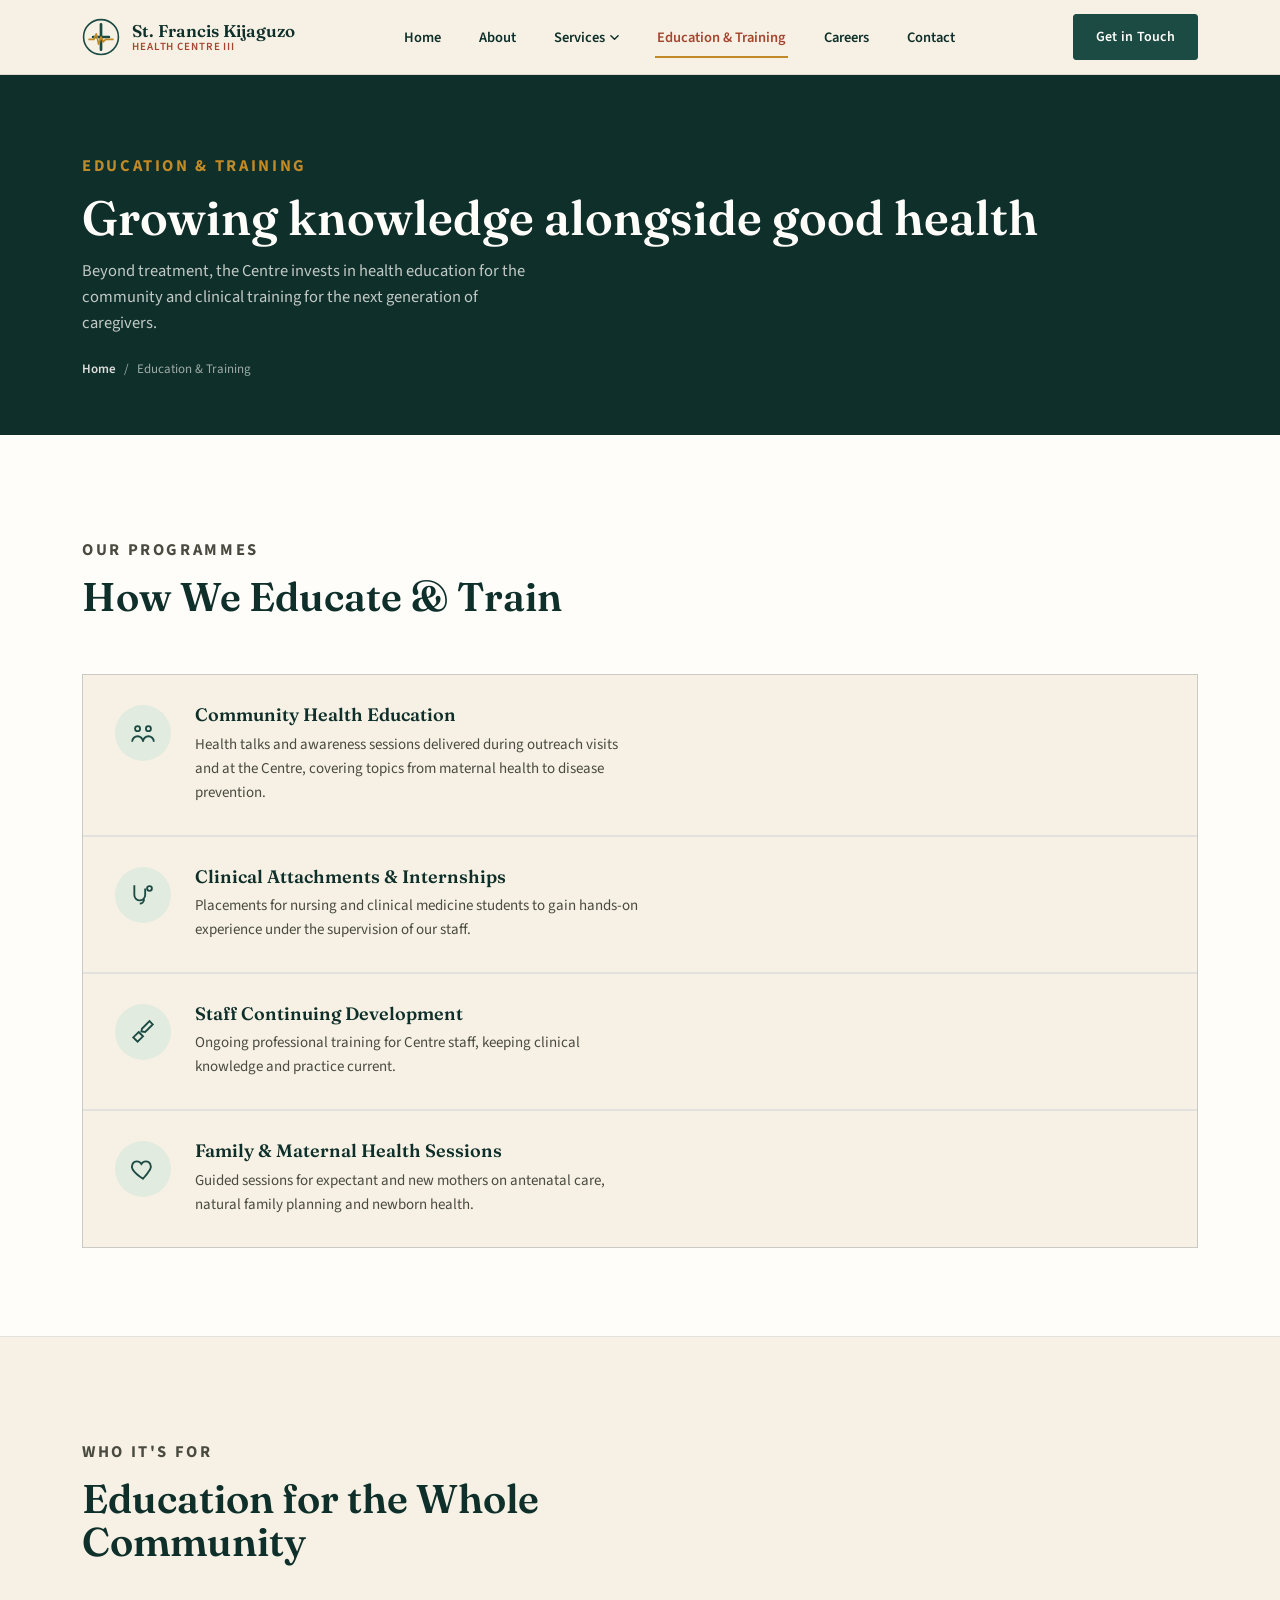
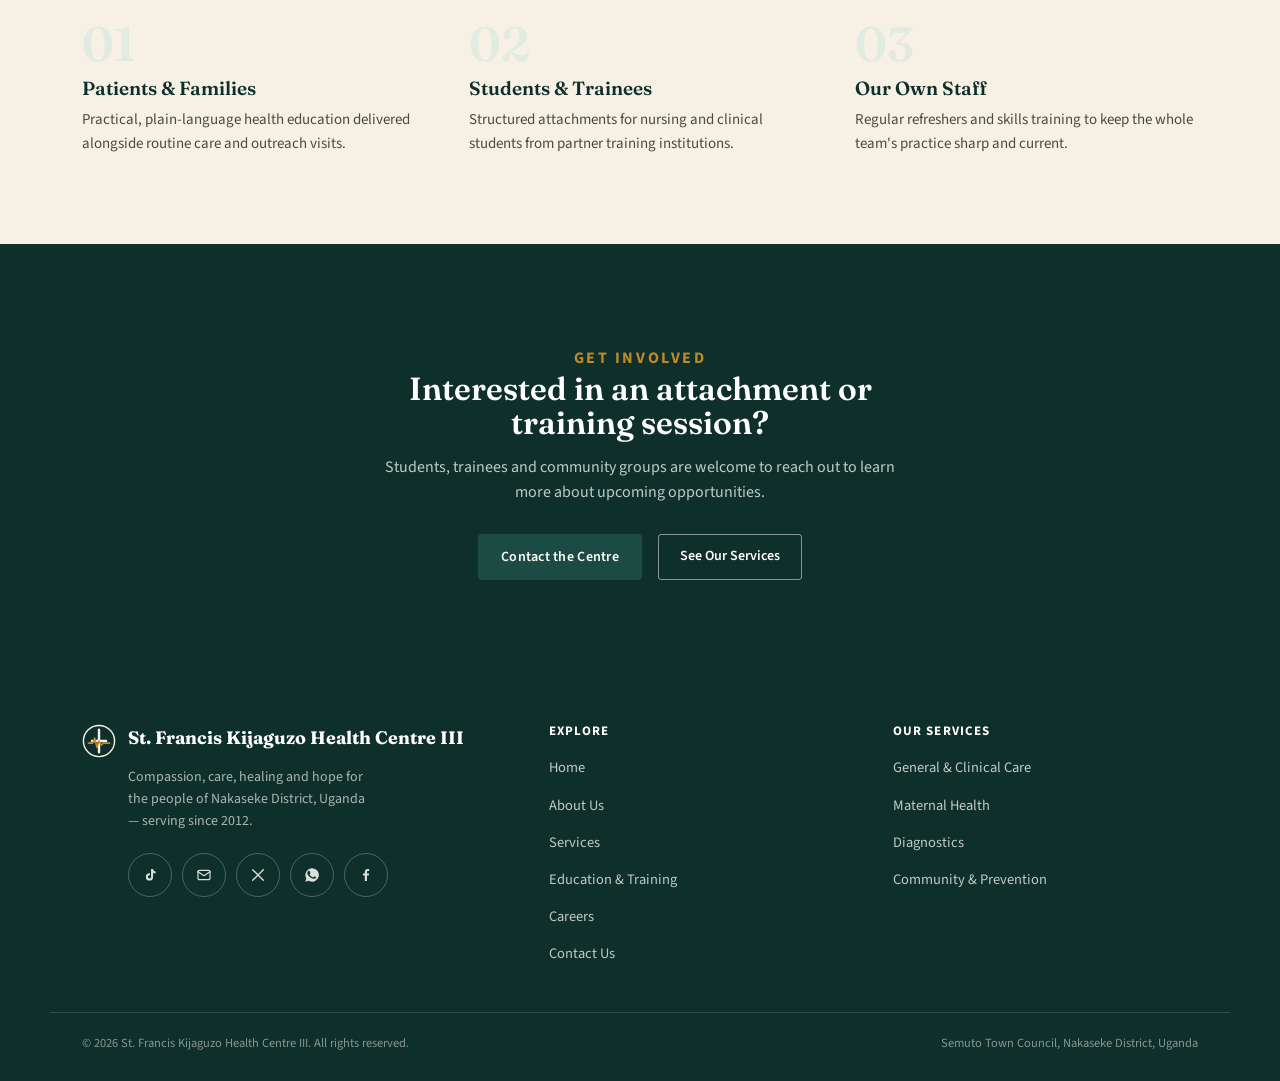
<file: education-training.html>
<!DOCTYPE html>
<html lang="en">
<head>
<meta charset="UTF-8">
<meta name="viewport" content="width=device-width, initial-scale=1">
<title>Education &amp; Training &mdash; St. Francis Kijaguzo Health Centre III</title>
<link rel="preconnect" href="https://fonts.googleapis.com">
<link rel="preconnect" href="https://fonts.gstatic.com" crossorigin>
<link href="https://fonts.googleapis.com/css2?family=Fraunces:opsz,wght@9..144,300;9..144,400;9..144,500;9..144,600;9..144,700&family=Source+Sans+3:wght@400;500;600;700&display=swap" rel="stylesheet">
<link rel="stylesheet" href="css/base.css">
<link rel="stylesheet" href="css/education-training.css">
</head>
<body>

<header id="siteHeader">
  <div class="nav">
    <a class="brand" href="index.html">
      <svg viewBox="0 0 48 48" fill="none" xmlns="http://www.w3.org/2000/svg">
        <circle cx="24" cy="24" r="22" stroke="#1b4b43" stroke-width="2"/>
        <path d="M24 8 L24 40 M14 24 L34 24" stroke="#1b4b43" stroke-width="3.4" stroke-linecap="round"/>
        <path d="M9 27 L15 27 L18 20 L21 33 L24 24 L27 30 L30 27 L39 27" stroke="#c08a28" stroke-width="2.2" stroke-linecap="round" stroke-linejoin="round" fill="none"/>
      </svg>
      <span class="brand-text">
        <strong>St. Francis Kijaguzo</strong>
        <span>Health Centre III</span>
      </span>
    </a>
    <nav class="links">
      <div class="nav-item"><a href="index.html">Home</a></div>
      <div class="nav-item"><a href="about.html">About</a></div>
      <div class="nav-item has-dropdown">
        <a href="services.html">Services
          <svg class="caret" viewBox="0 0 10 6" fill="none"><path d="M1 1l4 4 4-4" stroke="currentColor" stroke-width="1.6" stroke-linecap="round" stroke-linejoin="round"/></svg>
        </a>
        <div class="dropdown">
          <div class="dd-col">
            <span class="dd-heading">General &amp; Clinical Care</span>
            <a href="services.html#general-care">General Medicine</a>
            <a href="services.html#general-care">Outpatient</a>
            <a href="services.html#general-care">Inpatient</a>
            <a href="services.html#general-care">Minor Surgical Procedures</a>
            <a href="services.html#general-care">Referrals</a>
          </div>
          <div class="dd-col">
            <span class="dd-heading">Maternal &amp; Reproductive Health</span>
            <a href="services.html#maternal-health">Antenatal Care</a>
            <a href="services.html#maternal-health">Maternity Services</a>
            <a href="services.html#maternal-health">Natural Family Planning</a>
          </div>
          <div class="dd-col">
            <span class="dd-heading">Diagnostics</span>
            <a href="services.html#diagnostics">Laboratory Services</a>
            <a href="services.html#diagnostics">Ultrasound</a>
            <a href="services.html#diagnostics">HIV Testing &amp; Counselling</a>
          </div>
          <div class="dd-col">
            <span class="dd-heading">Community &amp; Prevention</span>
            <a href="services.html#community">Immunization</a>
            <a href="services.html#community">Community Counselling</a>
            <a href="services.html#community">Community Health Insurance</a>
            <a href="services.html#community">Community Outreaches</a>
          </div>
        </div>
      </div>
      <div class="nav-item"><a href="education-training.html" class="active">Education &amp; Training</a></div>
      <div class="nav-item"><a href="careers.html">Careers</a></div>
      <div class="nav-item"><a href="contact.html">Contact</a></div>
    </nav>
    <a class="cta-btn header-cta" href="contact.html">Get in Touch</a>
    <button class="burger" id="burgerBtn" aria-label="Toggle menu" aria-expanded="false">
      <span></span><span></span><span></span>
    </button>
  </div>
</header>

<main>

  <div class="page-banner">
    <div class="wrap reveal in">
      <p class="eyebrow">Education &amp; Training</p>
      <h1>Growing knowledge alongside good health</h1>
      <p>Beyond treatment, the Centre invests in health education for the community and clinical training for the next generation of caregivers.</p>
      <div class="crumb"><a href="index.html">Home</a> / <span>Education &amp; Training</span></div>
    </div>
  </div>

  <section class="programs">
    <div class="wrap">
      <div class="section-head reveal">
        <p class="eyebrow">Our Programmes</p>
        <h2>How We Educate &amp; Train</h2>
      </div>
      <div class="program-list">
        <div class="program-row reveal">
          <div class="ic-wrap"><svg class="ic" viewBox="0 0 24 24" fill="none" stroke="currentColor" stroke-width="1.7"><circle cx="7" cy="8" r="2.3"/><circle cx="17" cy="8" r="2.3"/><path d="M2 20c0-3 2.5-5 5-5s5 2 5 5M12 20c0-3 2.5-5 5-5s5 2 5 5"/></svg></div>
          <div>
            <h3>Community Health Education</h3>
            <p>Health talks and awareness sessions delivered during outreach visits and at the Centre, covering topics from maternal health to disease prevention.</p>
          </div>
        </div>
        <div class="program-row reveal">
          <div class="ic-wrap"><svg class="ic" viewBox="0 0 24 24" fill="none" stroke="currentColor" stroke-width="1.7"><path d="M4 3v9a5 5 0 0 0 10 0V6"/><circle cx="18" cy="6" r="2.2"/><path d="M9 20a4 4 0 0 0 4-4"/></svg></div>
          <div>
            <h3>Clinical Attachments &amp; Internships</h3>
            <p>Placements for nursing and clinical medicine students to gain hands-on experience under the supervision of our staff.</p>
          </div>
        </div>
        <div class="program-row reveal">
          <div class="ic-wrap"><svg class="ic" viewBox="0 0 24 24" fill="none" stroke="currentColor" stroke-width="1.7"><path d="M18 2l-4 4M11 9l7-7 3 3-7 7-3.5-.5L11 9z"/><path d="M8 12l4 4-5 5-4-4z"/></svg></div>
          <div>
            <h3>Staff Continuing Development</h3>
            <p>Ongoing professional training for Centre staff, keeping clinical knowledge and practice current.</p>
          </div>
        </div>
        <div class="program-row reveal">
          <div class="ic-wrap"><svg class="ic" viewBox="0 0 24 24" fill="none" stroke="currentColor" stroke-width="1.7"><path d="M12 21s-7-4.35-9.5-8.5C.7 8.9 2.6 5 6.3 5c2 0 3.4 1.1 4.2 2.4C11.3 6.1 12.7 5 14.7 5c3.7 0 5.6 3.9 3.8 7.5C16 16.65 12 21 12 21z"/></svg></div>
          <div>
            <h3>Family &amp; Maternal Health Sessions</h3>
            <p>Guided sessions for expectant and new mothers on antenatal care, natural family planning and newborn health.</p>
          </div>
        </div>
      </div>
    </div>
  </section>

  <section class="audience">
    <div class="wrap">
      <div class="section-head reveal">
        <p class="eyebrow">Who It's For</p>
        <h2>Education for the Whole Community</h2>
      </div>
      <div class="aud-grid">
        <div class="aud-card reveal">
          <div class="num">01</div>
          <h3>Patients &amp; Families</h3>
          <p>Practical, plain-language health education delivered alongside routine care and outreach visits.</p>
        </div>
        <div class="aud-card reveal">
          <div class="num">02</div>
          <h3>Students &amp; Trainees</h3>
          <p>Structured attachments for nursing and clinical students from partner training institutions.</p>
        </div>
        <div class="aud-card reveal">
          <div class="num">03</div>
          <h3>Our Own Staff</h3>
          <p>Regular refreshers and skills training to keep the whole team's practice sharp and current.</p>
        </div>
      </div>
      
    </div>
  </section>

  <section class="edu-cta">
    <div class="wrap inner reveal">
      <p class="eyebrow" style="color:var(--gold);">Get Involved</p>
      <h2>Interested in an attachment or training session?</h2>
      <p>Students, trainees and community groups are welcome to reach out to learn more about upcoming opportunities.</p>
      <div class="btnrow">
        <a class="cta-btn" href="contact.html">Contact the Centre</a>
        <a class="cta-outline" href="services.html">See Our Services</a>
      </div>
    </div>
  </section>

</main>

<footer>
  <div class="wrap">
    <div class="f-brand">
      <svg viewBox="0 0 48 48" fill="none" xmlns="http://www.w3.org/2000/svg">
        <circle cx="24" cy="24" r="22" stroke="#f6f1e4" stroke-width="2"/>
        <path d="M24 8 L24 40 M14 24 L34 24" stroke="#f6f1e4" stroke-width="3.4" stroke-linecap="round"/>
        <path d="M9 27 L15 27 L18 20 L21 33 L24 24 L27 30 L30 27 L39 27" stroke="#c08a28" stroke-width="2.2" stroke-linecap="round" stroke-linejoin="round" fill="none"/>
      </svg>
      <div>
        <strong style="font-family:'Fraunces',serif;color:#fff;font-size:18px;">St. Francis Kijaguzo Health Centre III</strong>
        <p>Compassion, care, healing and hope for the people of Nakaseke District, Uganda &mdash; serving since 2012.</p>
        <div class="f-social" aria-label="Social media">
          <a href="#" target="_blank" rel="noopener" aria-label="TikTok">
            <svg viewBox="0 0 24 24" fill="currentColor"><path d="M16.5 3c.3 2.1 1.7 3.6 3.9 3.8v2.9c-1.4 0-2.7-.4-3.8-1.2v6.4a5.4 5.4 0 1 1-5.4-5.4c.2 0 .5 0 .7.1v3a2.4 2.4 0 1 0 1.7 2.3V3h3z"/></svg>
          </a>
          <a href="#" aria-label="Email">
            <svg viewBox="0 0 24 24" fill="none" stroke="currentColor" stroke-width="1.8" stroke-linecap="round" stroke-linejoin="round"><rect x="3" y="5" width="18" height="14" rx="2"/><path d="M3 7l9 6 9-6"/></svg>
          </a>
          <a href="#" target="_blank" rel="noopener" aria-label="X (Twitter)">
            <svg viewBox="0 0 24 24" fill="none" stroke="currentColor" stroke-width="2" stroke-linecap="round"><path d="M4 4l16 16M20 4L4 20"/></svg>
          </a>
          <a href="#" target="_blank" rel="noopener" aria-label="WhatsApp">
            <svg viewBox="0 0 24 24" fill="currentColor"><path d="M12 2a10 10 0 0 0-8.6 15L2 22l5.2-1.4A10 10 0 1 0 12 2zm5.6 14.3c-.2.7-1.4 1.3-2 1.4-.5.1-1.2.2-3.8-.8-3.2-1.3-5.3-4.5-5.5-4.7-.2-.2-1.3-1.7-1.3-3.3 0-1.6.8-2.3 1.1-2.7.3-.3.7-.4 1-.4h.7c.2 0 .5 0 .7.6.3.7.9 2.2 1 2.4.1.2.2.4 0 .6-.1.2-.2.4-.4.6l-.5.6c-.2.2-.3.4-.1.7.2.3.9 1.5 2 2.4 1.4 1.2 2.5 1.6 2.9 1.8.3.1.5.1.7-.1.2-.2.7-.8.9-1.1.2-.3.4-.2.7-.1.3.1 1.8.9 2.1 1 .3.1.5.2.6.3.1.2.1.9-.1 1.6z"/></svg>
          </a>
          <a href="#" target="_blank" rel="noopener" aria-label="Facebook">
            <svg viewBox="0 0 24 24" fill="currentColor"><path d="M13.5 21v-8.2h2.7l.4-3.2h-3.1V7.5c0-.9.3-1.6 1.6-1.6h1.7V3.1C16.5 3 15.5 3 14.4 3c-2.5 0-4.2 1.5-4.2 4.3v2.3H7.5v3.2h2.7V21h3.3z"/></svg>
          </a>
        </div>
      </div>
    </div>
    <div>
      <h4>Explore</h4>
      <ul>
        <li><a href="index.html">Home</a></li>
        <li><a href="about.html">About Us</a></li>
        <li><a href="services.html">Services</a></li>
        <li><a href="education-training.html">Education &amp; Training</a></li>
        <li><a href="careers.html">Careers</a></li>
        <li><a href="contact.html">Contact Us</a></li>
      </ul>
    </div>
    <div>
      <h4>Our Services</h4>
      <ul>
        <li><a href="services.html#general-care">General &amp; Clinical Care</a></li>
        <li><a href="services.html#maternal-health">Maternal Health</a></li>
        <li><a href="services.html#diagnostics">Diagnostics</a></li>
        <li><a href="services.html#community">Community &amp; Prevention</a></li>
      </ul>
    </div>
  </div>
  <div class="f-bottom">
    <span>&copy; 2026 St. Francis Kijaguzo Health Centre III. All rights reserved.</span>
    <span>Semuto Town Council, Nakaseke District, Uganda</span>
  </div>
</footer>

<script src="js/main.js"></script>
</body>
</html>
</file>
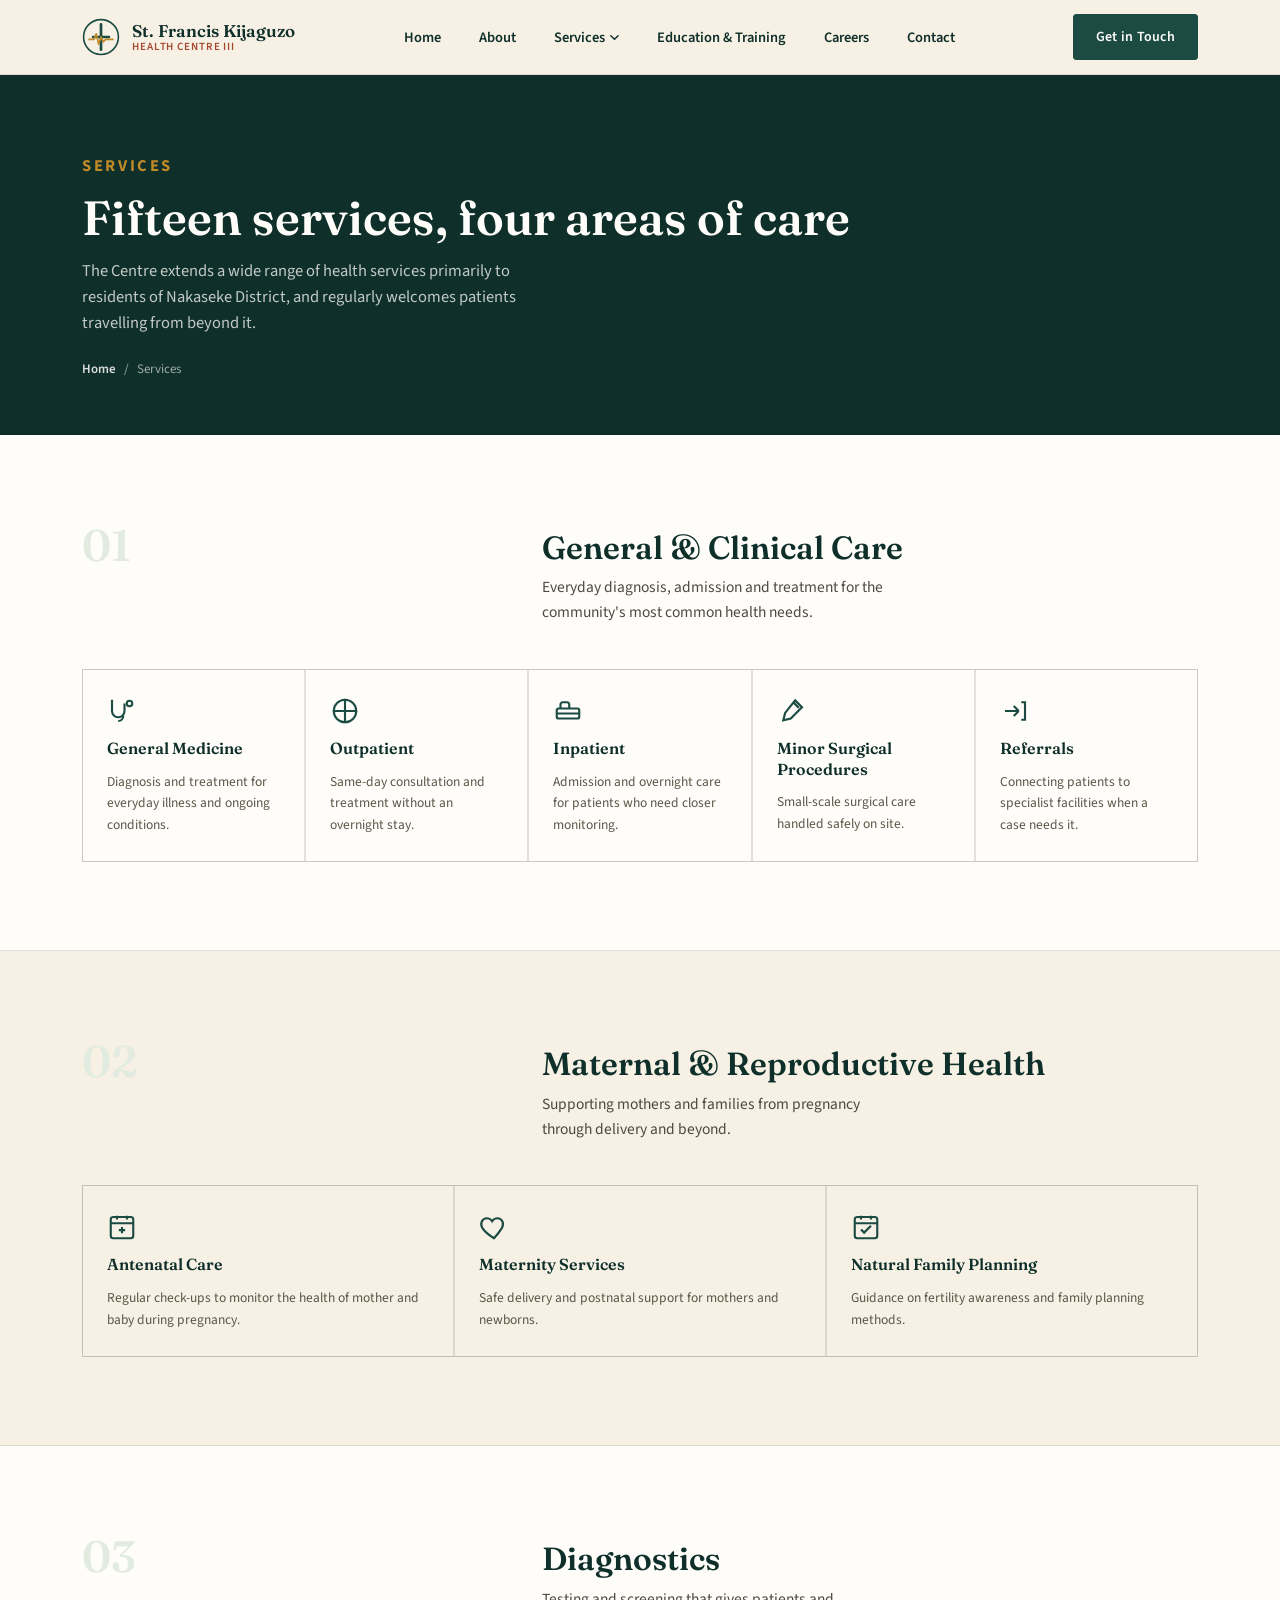
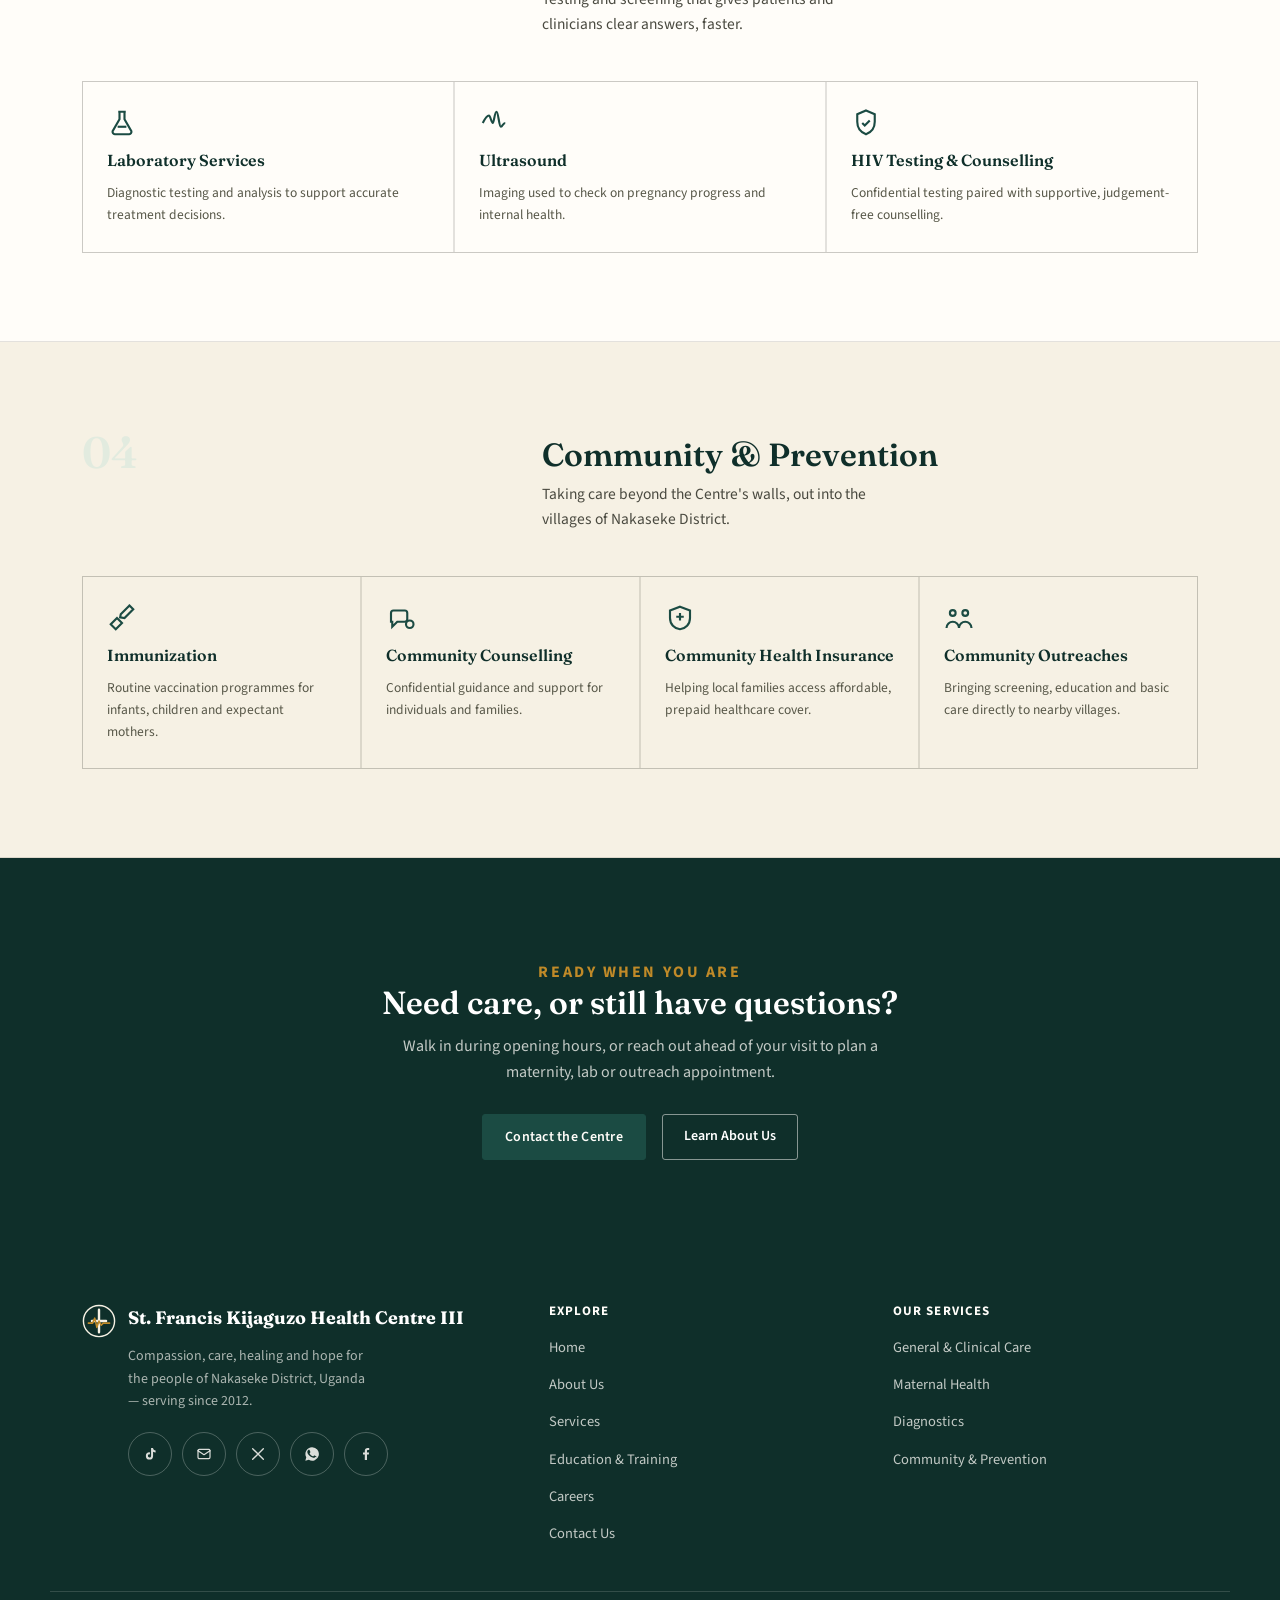
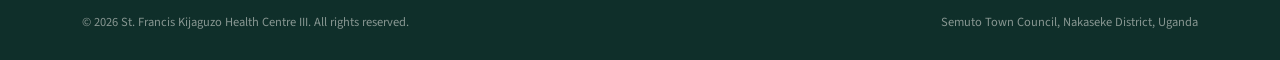
<file: services.html>
<!DOCTYPE html>
<html lang="en">
<head>
<meta charset="UTF-8">
<meta name="viewport" content="width=device-width, initial-scale=1">
<title>Services &mdash; St. Francis Kijaguzo Health Centre III</title>
<link rel="preconnect" href="https://fonts.googleapis.com">
<link rel="preconnect" href="https://fonts.gstatic.com" crossorigin>
<link href="https://fonts.googleapis.com/css2?family=Fraunces:opsz,wght@9..144,300;9..144,400;9..144,500;9..144,600;9..144,700&family=Source+Sans+3:wght@400;500;600;700&display=swap" rel="stylesheet">
<link rel="stylesheet" href="css/base.css">
<link rel="stylesheet" href="css/services.css">
</head>
<body>

<header id="siteHeader">
  <div class="nav">
    <a class="brand" href="index.html">
      <svg viewBox="0 0 48 48" fill="none" xmlns="http://www.w3.org/2000/svg">
        <circle cx="24" cy="24" r="22" stroke="#1b4b43" stroke-width="2"/>
        <path d="M24 8 L24 40 M14 24 L34 24" stroke="#1b4b43" stroke-width="3.4" stroke-linecap="round"/>
        <path d="M9 27 L15 27 L18 20 L21 33 L24 24 L27 30 L30 27 L39 27" stroke="#c08a28" stroke-width="2.2" stroke-linecap="round" stroke-linejoin="round" fill="none"/>
      </svg>
      <span class="brand-text">
        <strong>St. Francis Kijaguzo</strong>
        <span>Health Centre III</span>
      </span>
    </a>
    <nav class="links">
      <div class="nav-item"><a href="index.html">Home</a></div>
      <div class="nav-item"><a href="about.html">About</a></div>
      <div class="nav-item has-dropdown">
        <a href="services.html" class="">Services
          <svg class="caret" viewBox="0 0 10 6" fill="none"><path d="M1 1l4 4 4-4" stroke="currentColor" stroke-width="1.6" stroke-linecap="round" stroke-linejoin="round"/></svg>
        </a>
        <div class="dropdown">
          <div class="dd-col">
            <span class="dd-heading">General &amp; Clinical Care</span>
            <a href="services.html#general-care">General Medicine</a>
            <a href="services.html#general-care">Outpatient</a>
            <a href="services.html#general-care">Inpatient</a>
            <a href="services.html#general-care">Minor Surgical Procedures</a>
            <a href="services.html#general-care">Referrals</a>
          </div>
          <div class="dd-col">
            <span class="dd-heading">Maternal &amp; Reproductive Health</span>
            <a href="services.html#maternal-health">Antenatal Care</a>
            <a href="services.html#maternal-health">Maternity Services</a>
            <a href="services.html#maternal-health">Natural Family Planning</a>
          </div>
          <div class="dd-col">
            <span class="dd-heading">Diagnostics</span>
            <a href="services.html#diagnostics">Laboratory Services</a>
            <a href="services.html#diagnostics">Ultrasound</a>
            <a href="services.html#diagnostics">HIV Testing &amp; Counselling</a>
          </div>
          <div class="dd-col">
            <span class="dd-heading">Community &amp; Prevention</span>
            <a href="services.html#community">Immunization</a>
            <a href="services.html#community">Community Counselling</a>
            <a href="services.html#community">Community Health Insurance</a>
            <a href="services.html#community">Community Outreaches</a>
          </div>
        </div>
      </div>
      <div class="nav-item"><a href="education-training.html">Education &amp; Training</a></div>
      <div class="nav-item"><a href="careers.html">Careers</a></div>
      <div class="nav-item"><a href="contact.html">Contact</a></div>
    </nav>
    <a class="cta-btn header-cta" href="contact.html">Get in Touch</a>
    <button class="burger" id="burgerBtn" aria-label="Toggle menu" aria-expanded="false">
      <span></span><span></span><span></span>
    </button>
  </div>
</header>

<main>

  <div class="page-banner">
    <div class="wrap reveal in">
      <p class="eyebrow">Services</p>
      <h1>Fifteen services, four areas of care</h1>
      <p>The Centre extends a wide range of health services primarily to residents of Nakaseke District, and regularly welcomes patients travelling from beyond it.</p>
      <div class="crumb"><a href="index.html">Home</a> / <span>Services</span></div>
    </div>
  </div>

  <!-- 01 General & Clinical Care -->
  <section class="svc-category" id="general-care">
    <div class="wrap">
      <div class="cat-head reveal">
        <div>
          <div class="num">01</div>
        </div>
        <div>
          <h2>General &amp; Clinical Care</h2>
          <p>Everyday diagnosis, admission and treatment for the community's most common health needs.</p>
        </div>
      </div>
      <div class="cat-grid">
        <div class="cat-card reveal">
          <svg class="ic" viewBox="0 0 24 24" fill="none" stroke="currentColor" stroke-width="1.7"><path d="M4 3v9a5 5 0 0 0 10 0V6"/><circle cx="18" cy="6" r="2.2"/><path d="M9 20a4 4 0 0 0 4-4"/></svg>
          <h3>General Medicine</h3>
          <p>Diagnosis and treatment for everyday illness and ongoing conditions.</p>
        </div>
        <div class="cat-card reveal">
          <svg class="ic" viewBox="0 0 24 24" fill="none" stroke="currentColor" stroke-width="1.7"><path d="M4 4l16 16M4 20L20 4" opacity="0"/><path d="M12 3v18M3 12h18" stroke-linecap="round"/><circle cx="12" cy="12" r="9"/></svg>
          <h3>Outpatient</h3>
          <p>Same-day consultation and treatment without an overnight stay.</p>
        </div>
        <div class="cat-card reveal">
          <svg class="ic" viewBox="0 0 24 24" fill="none" stroke="currentColor" stroke-width="1.7"><rect x="3" y="10" width="18" height="8" rx="1.5"/><path d="M3 14h18M6 10V7a2 2 0 0 1 2-2h3a2 2 0 0 1 2 2v3"/></svg>
          <h3>Inpatient</h3>
          <p>Admission and overnight care for patients who need closer monitoring.</p>
        </div>
        <div class="cat-card reveal">
          <svg class="ic" viewBox="0 0 24 24" fill="none" stroke="currentColor" stroke-width="1.7"><path d="M14.5 3.5L20 9l-9 9-6 1.5L6.5 13.5z"/><path d="M13 5l4.5 4.5"/></svg>
          <h3>Minor Surgical Procedures</h3>
          <p>Small-scale surgical care handled safely on site.</p>
        </div>
        <div class="cat-card reveal">
          <svg class="ic" viewBox="0 0 24 24" fill="none" stroke="currentColor" stroke-width="1.7"><path d="M4 12h11m0 0l-4-4m4 4l-4 4"/><path d="M17 5h3v14h-3"/></svg>
          <h3>Referrals</h3>
          <p>Connecting patients to specialist facilities when a case needs it.</p>
        </div>
      </div>
    </div>
  </section>

  <!-- 02 Maternal & Reproductive Health -->
  <section class="svc-category" id="maternal-health">
    <div class="wrap">
      <div class="cat-head reveal">
        <div>
          <div class="num">02</div>
        </div>
        <div>
          <h2>Maternal &amp; Reproductive Health</h2>
          <p>Supporting mothers and families from pregnancy through delivery and beyond.</p>
        </div>
      </div>
      <div class="cat-grid">
        <div class="cat-card reveal">
          <svg class="ic" viewBox="0 0 24 24" fill="none" stroke="currentColor" stroke-width="1.7"><rect x="3" y="4" width="18" height="17" rx="2"/><path d="M3 9h18M8 3v3M16 3v3"/><path d="M12 12v5M9.5 14.5h5"/></svg>
          <h3>Antenatal Care</h3>
          <p>Regular check-ups to monitor the health of mother and baby during pregnancy.</p>
        </div>
        <div class="cat-card reveal">
          <svg class="ic" viewBox="0 0 24 24" fill="none" stroke="currentColor" stroke-width="1.7"><path d="M12 21s-7-4.35-9.5-8.5C.7 8.9 2.6 5 6.3 5c2 0 3.4 1.1 4.2 2.4C11.3 6.1 12.7 5 14.7 5c3.7 0 5.6 3.9 3.8 7.5C16 16.65 12 21 12 21z"/></svg>
          <h3>Maternity Services</h3>
          <p>Safe delivery and postnatal support for mothers and newborns.</p>
        </div>
        <div class="cat-card reveal">
          <svg class="ic" viewBox="0 0 24 24" fill="none" stroke="currentColor" stroke-width="1.7"><rect x="3" y="4" width="18" height="17" rx="2"/><path d="M3 9h18M8 3v3M16 3v3M8 14l2.5 2.5L16 11"/></svg>
          <h3>Natural Family Planning</h3>
          <p>Guidance on fertility awareness and family planning methods.</p>
        </div>
      </div>
    </div>
  </section>

  <!-- 03 Diagnostics -->
  <section class="svc-category" id="diagnostics">
    <div class="wrap">
      <div class="cat-head reveal">
        <div>
          <div class="num">03</div>
        </div>
        <div>
          <h2>Diagnostics</h2>
          <p>Testing and screening that gives patients and clinicians clear answers, faster.</p>
        </div>
      </div>
      <div class="cat-grid">
        <div class="cat-card reveal">
          <svg class="ic" viewBox="0 0 24 24" fill="none" stroke="currentColor" stroke-width="1.7"><path d="M9 3h6M10 3v6l-5.5 9.5A2 2 0 0 0 6.2 21h11.6a2 2 0 0 0 1.7-2.5L14 9V3"/><path d="M8.5 15h7"/></svg>
          <h3>Laboratory Services</h3>
          <p>Diagnostic testing and analysis to support accurate treatment decisions.</p>
        </div>
        <div class="cat-card reveal">
          <svg class="ic" viewBox="0 0 24 24" fill="none" stroke="currentColor" stroke-width="1.7"><path d="M3 12c2-4 4-6 5-6s2 6 3 6 1.5-9 3-9 2 12 3.5 12 1.5-3 3.5-3"/></svg>
          <h3>Ultrasound</h3>
          <p>Imaging used to check on pregnancy progress and internal health.</p>
        </div>
        <div class="cat-card reveal">
          <svg class="ic" viewBox="0 0 24 24" fill="none" stroke="currentColor" stroke-width="1.7"><path d="M12 2l7 3v6c0 5-3 8.5-7 10-4-1.5-7-5-7-10V5z"/><path d="M9 12l2 2 4-4"/></svg>
          <h3>HIV Testing &amp; Counselling</h3>
          <p>Confidential testing paired with supportive, judgement-free counselling.</p>
        </div>
      </div>
    </div>
  </section>

  <!-- 04 Community & Prevention -->
  <section class="svc-category" id="community">
    <div class="wrap">
      <div class="cat-head reveal">
        <div>
          <div class="num">04</div>
        </div>
        <div>
          <h2>Community &amp; Prevention</h2>
          <p>Taking care beyond the Centre's walls, out into the villages of Nakaseke District.</p>
        </div>
      </div>
      <div class="cat-grid">
        <div class="cat-card reveal">
          <svg class="ic" viewBox="0 0 24 24" fill="none" stroke="currentColor" stroke-width="1.7"><path d="M18 2l-4 4M11 9l7-7 3 3-7 7-3.5-.5L11 9z"/><path d="M8 12l4 4-5 5-4-4z"/></svg>
          <h3>Immunization</h3>
          <p>Routine vaccination programmes for infants, children and expectant mothers.</p>
        </div>
        <div class="cat-card reveal">
          <svg class="ic" viewBox="0 0 24 24" fill="none" stroke="currentColor" stroke-width="1.7"><path d="M4 15V8a2 2 0 0 1 2-2h9a2 2 0 0 1 2 2v5a2 2 0 0 1-2 2H9l-4 4v-4z"/><circle cx="19" cy="17" r="3"/></svg>
          <h3>Community Counselling</h3>
          <p>Confidential guidance and support for individuals and families.</p>
        </div>
        <div class="cat-card reveal">
          <svg class="ic" viewBox="0 0 24 24" fill="none" stroke="currentColor" stroke-width="1.7"><path d="M12 3l8 3v6c0 5-3.5 8.5-8 9-4.5-.5-8-4-8-9V6z"/><path d="M12 8v6M9 11h6"/></svg>
          <h3>Community Health Insurance</h3>
          <p>Helping local families access affordable, prepaid healthcare cover.</p>
        </div>
        <div class="cat-card reveal">
          <svg class="ic" viewBox="0 0 24 24" fill="none" stroke="currentColor" stroke-width="1.7"><circle cx="7" cy="8" r="2.3"/><circle cx="17" cy="8" r="2.3"/><path d="M2 20c0-3 2.5-5 5-5s5 2 5 5M12 20c0-3 2.5-5 5-5s5 2 5 5"/></svg>
          <h3>Community Outreaches</h3>
          <p>Bringing screening, education and basic care directly to nearby villages.</p>
        </div>
      </div>
    </div>
  </section>

  <section class="svc-cta">
    <div class="wrap inner reveal">
      <p class="eyebrow" style="color:var(--gold);">Ready When You Are</p>
      <h2>Need care, or still have questions?</h2>
      <p>Walk in during opening hours, or reach out ahead of your visit to plan a maternity, lab or outreach appointment.</p>
      <div class="btnrow">
        <a class="cta-btn" href="contact.html">Contact the Centre</a>
        <a class="cta-outline" href="about.html">Learn About Us</a>
      </div>
    </div>
  </section>

</main>

<footer>
  <div class="wrap">
    <div class="f-brand">
      <svg viewBox="0 0 48 48" fill="none" xmlns="http://www.w3.org/2000/svg">
        <circle cx="24" cy="24" r="22" stroke="#f6f1e4" stroke-width="2"/>
        <path d="M24 8 L24 40 M14 24 L34 24" stroke="#f6f1e4" stroke-width="3.4" stroke-linecap="round"/>
        <path d="M9 27 L15 27 L18 20 L21 33 L24 24 L27 30 L30 27 L39 27" stroke="#c08a28" stroke-width="2.2" stroke-linecap="round" stroke-linejoin="round" fill="none"/>
      </svg>
      <div>
        <strong style="font-family:'Fraunces',serif;color:#fff;font-size:18px;">St. Francis Kijaguzo Health Centre III</strong>
        <p>Compassion, care, healing and hope for the people of Nakaseke District, Uganda &mdash; serving since 2012.</p>
        <div class="f-social" aria-label="Social media">
          <a href="#" target="_blank" rel="noopener" aria-label="TikTok">
            <svg viewBox="0 0 24 24" fill="currentColor"><path d="M16.5 3c.3 2.1 1.7 3.6 3.9 3.8v2.9c-1.4 0-2.7-.4-3.8-1.2v6.4a5.4 5.4 0 1 1-5.4-5.4c.2 0 .5 0 .7.1v3a2.4 2.4 0 1 0 1.7 2.3V3h3z"/></svg>
          </a>
          <a href="#" aria-label="Email">
            <svg viewBox="0 0 24 24" fill="none" stroke="currentColor" stroke-width="1.8" stroke-linecap="round" stroke-linejoin="round"><rect x="3" y="5" width="18" height="14" rx="2"/><path d="M3 7l9 6 9-6"/></svg>
          </a>
          <a href="#" target="_blank" rel="noopener" aria-label="X (Twitter)">
            <svg viewBox="0 0 24 24" fill="none" stroke="currentColor" stroke-width="2" stroke-linecap="round"><path d="M4 4l16 16M20 4L4 20"/></svg>
          </a>
          <a href="#" target="_blank" rel="noopener" aria-label="WhatsApp">
            <svg viewBox="0 0 24 24" fill="currentColor"><path d="M12 2a10 10 0 0 0-8.6 15L2 22l5.2-1.4A10 10 0 1 0 12 2zm5.6 14.3c-.2.7-1.4 1.3-2 1.4-.5.1-1.2.2-3.8-.8-3.2-1.3-5.3-4.5-5.5-4.7-.2-.2-1.3-1.7-1.3-3.3 0-1.6.8-2.3 1.1-2.7.3-.3.7-.4 1-.4h.7c.2 0 .5 0 .7.6.3.7.9 2.2 1 2.4.1.2.2.4 0 .6-.1.2-.2.4-.4.6l-.5.6c-.2.2-.3.4-.1.7.2.3.9 1.5 2 2.4 1.4 1.2 2.5 1.6 2.9 1.8.3.1.5.1.7-.1.2-.2.7-.8.9-1.1.2-.3.4-.2.7-.1.3.1 1.8.9 2.1 1 .3.1.5.2.6.3.1.2.1.9-.1 1.6z"/></svg>
          </a>
          <a href="#" target="_blank" rel="noopener" aria-label="Facebook">
            <svg viewBox="0 0 24 24" fill="currentColor"><path d="M13.5 21v-8.2h2.7l.4-3.2h-3.1V7.5c0-.9.3-1.6 1.6-1.6h1.7V3.1C16.5 3 15.5 3 14.4 3c-2.5 0-4.2 1.5-4.2 4.3v2.3H7.5v3.2h2.7V21h3.3z"/></svg>
          </a>
        </div>
      </div>
    </div>
    <div>
      <h4>Explore</h4>
      <ul>
        <li><a href="index.html">Home</a></li>
        <li><a href="about.html">About Us</a></li>
        <li><a href="services.html">Services</a></li>
        <li><a href="education-training.html">Education &amp; Training</a></li>
        <li><a href="careers.html">Careers</a></li>
        <li><a href="contact.html">Contact Us</a></li>
      </ul>
    </div>
    <div>
      <h4>Our Services</h4>
      <ul>
        <li><a href="services.html#general-care">General &amp; Clinical Care</a></li>
        <li><a href="services.html#maternal-health">Maternal Health</a></li>
        <li><a href="services.html#diagnostics">Diagnostics</a></li>
        <li><a href="services.html#community">Community &amp; Prevention</a></li>
      </ul>
    </div>
  </div>
  <div class="f-bottom">
    <span>&copy; 2026 St. Francis Kijaguzo Health Centre III. All rights reserved.</span>
    <span>Semuto Town Council, Nakaseke District, Uganda</span>
  </div>
</footer>

<script src="js/main.js"></script>
</body>
</html>
</file>
<file: css/base.css>
/* ============================================================
   BASE.CSS
   Shared design tokens, reset, typography, header/nav, footer.
   Loaded on every page. Page-specific styles live in their own
   /css/<page>.css file.
   ============================================================ */

:root {
  --ink: #1a1a16;
  --paper: #f6f1e4;
  --white: #fffdf9;
  --pine: #1b4b43;
  --pine-deep: #0f2f2a;
  --gold: #c08a28;
  --clay: #a6462f;
  --sage: #e2ebdf;
  --line: rgba(26, 26, 22, 0.12);
  --max: 1180px;
}

* {
  box-sizing: border-box;
}
html {
  scroll-behavior: smooth;
}
body {
  margin: 0;
  background: var(--paper);
  color: var(--ink);
  font-family: "Source Sans 3", sans-serif;
  font-size: 17px;
  line-height: 1.6;
  -webkit-font-smoothing: antialiased;
}
h1,
h2,
h3,
h4 {
  font-family: "Fraunces", serif;
  font-weight: 600;
  line-height: 1.08;
  margin: 0;
  color: var(--pine-deep);
}
p {
  margin: 0;
}
a {
  color: inherit;
  text-decoration: none;
}
img {
  max-width: 100%;
  display: block;
}
ul {
  margin: 0;
  padding: 0;
}

.wrap {
  max-width: var(--max);
  margin: 0 auto;
  padding: 0 32px;
}

.eyebrow {
  font-family: "Source Sans 3", sans-serif;
  font-weight: 700;
  font-size: 12.5px;
  letter-spacing: 0.16em;
  text-transform: uppercase;
  color: var(--clay);
}

.section-head {
  max-width: 640px;
  margin-bottom: 56px;
}
.section-head h2 {
  font-size: clamp(28px, 3.4vw, 40px);
  margin-top: 12px;
}
.section-head p {
  margin-top: 14px;
  color: #4a4a40;
  font-size: 16.5px;
}

.cta-btn {
  display: inline-block;
  background: var(--pine);
  color: var(--white);
  padding: 11px 22px;
  border-radius: 3px;
  font-weight: 600;
  font-size: 14px;
  letter-spacing: 0.02em;
  border: 1px solid var(--pine);
  transition:
    background 0.2s ease,
    color 0.2s ease,
    transform 0.2s ease;
  white-space: nowrap;
}
.cta-btn:hover {
  background: var(--pine-deep);
  transform: scale(1.06);
}

.cta-outline {
  display: inline-block;
  border: 1.5px solid var(--pine-deep);
  color: var(--pine-deep);
  padding: 10px 21px;
  border-radius: 3px;
  font-weight: 600;
  font-size: 14px;
  transition: all 0.2s ease;
}
.cta-outline:hover {
  background: var(--pine-deep);
  color: var(--white);
  transform: scale(1.06);
}

:focus-visible {
  outline: 2.5px solid var(--gold);
  outline-offset: 3px;
}

/* ---------- reveal-on-scroll utility ---------- */
.reveal {
  opacity: 0;
  transform: translateY(18px);
  transition:
    opacity 0.7s ease,
    transform 0.7s ease;
}
.reveal.in {
  opacity: 1;
  transform: none;
}

@media (prefers-reduced-motion: reduce) {
  html {
    scroll-behavior: auto;
  }
  .reveal {
    opacity: 1;
    transform: none;
    transition: none;
  }
  .cta-btn:hover,
  .cta-outline:hover,
  .burger:hover,
  .hero-dot:hover,
  button.submit:hover,
  .f-social a:hover,
  .hero-social a:hover,
  .car-btn:hover,
  .partner-dot:hover {
    transform: none;
  }
}

/* ============================================================
   HEADER / NAV
   ============================================================ */
header {
  position: sticky;
  top: 0;
  z-index: 60;
  background: rgba(246, 241, 228, 0.94);
  backdrop-filter: blur(8px);
  border-bottom: 1px solid var(--line);
}
.nav {
  max-width: var(--max);
  margin: 0 auto;
  padding: 14px 32px;
  display: flex;
  align-items: center;
  justify-content: space-between;
  position: relative;
}
.brand {
  display: flex;
  align-items: center;
  gap: 12px;
}
.brand svg {
  width: 38px;
  height: 38px;
  flex: none;
}
.brand-text {
  display: flex;
  flex-direction: column;
  line-height: 1.15;
}
.brand-text strong {
  font-family: "Fraunces", serif;
  font-size: 17px;
  font-weight: 600;
  color: var(--pine-deep);
}
.brand-text span {
  font-size: 11px;
  letter-spacing: 0.08em;
  text-transform: uppercase;
  color: var(--clay);
  font-weight: 600;
}

nav.links {
  display: flex;
  gap: 34px;
  align-items: center;
}
nav.links > .nav-item {
  position: relative;
}
nav.links > .nav-item > a {
  display: inline-flex;
  align-items: center;
  gap: 5px;
  font-size: 14.5px;
  font-weight: 600;
  color: var(--pine-deep);
  padding: 6px 2px;
  position: relative;
}
nav.links > .nav-item > a::after {
  content: "";
  position: absolute;
  left: 0;
  right: 0;
  bottom: -3px;
  height: 2px;
  background: var(--gold);
  transform: scaleX(0);
  transform-origin: left;
  transition: transform 0.25s ease;
}
nav.links > .nav-item > a:hover::after,
nav.links > .nav-item > a.active::after {
  transform: scaleX(1);
}
nav.links > .nav-item > a.active {
  color: var(--clay);
}
.caret {
  width: 9px;
  height: 9px;
  transition: transform 0.2s ease;
  flex: none;
}
.nav-item.has-dropdown:hover .caret,
.nav-item.has-dropdown:focus-within .caret {
  transform: rotate(180deg);
}

/* dropdown (desktop mega-menu) */
.dropdown {
  position: absolute;
  top: calc(100% + 14px);
  left: 50%;
  transform: translateX(-50%);
  background: var(--white);
  border: 1px solid var(--line);
  border-radius: 6px;
  box-shadow: 0 18px 40px rgba(15, 47, 42, 0.14);
  padding: 26px 28px;
  display: grid;
  grid-template-columns: repeat(4, 168px);
  gap: 26px;
  opacity: 0;
  visibility: hidden;
  transform: translate(-50%, 6px);
  transition:
    opacity 0.18s ease,
    transform 0.18s ease,
    visibility 0.18s ease;
}
.nav-item.has-dropdown:hover .dropdown,
.nav-item.has-dropdown:focus-within .dropdown {
  opacity: 1;
  visibility: visible;
  transform: translate(-50%, 0);
}
.dd-col {
  display: flex;
  flex-direction: column;
  gap: 9px;
}
.dd-heading {
  font-size: 11px;
  letter-spacing: 0.08em;
  text-transform: uppercase;
  color: var(--clay);
  font-weight: 700;
  margin-bottom: 2px;
}
.dropdown a {
  font-size: 13.5px;
  color: #3a3a32;
  font-weight: 500;
  line-height: 1.35;
}
.dropdown a:hover {
  color: var(--pine);
}

.header-cta {
  margin-left: 8px;
}

.burger {
  display: none;
  background: none;
  border: none;
  cursor: pointer;
  padding: 6px;
  transition: transform 0.2s ease;
}
.burger:hover {
  transform: scale(1.12);
}
.burger span {
  display: block;
  width: 24px;
  height: 2px;
  background: var(--pine-deep);
  margin: 5px 0;
  transition: 0.25s;
}

/* ---------- page title banner (used on non-home pages) ---------- */
.page-banner {
  background: var(--pine-deep);
  color: var(--white);
  padding: 64px 0 54px;
  border-bottom: 1px solid var(--line);
}
.page-banner .eyebrow {
  color: var(--gold);
}
.page-banner h1 {
  color: var(--white);
  font-size: clamp(32px, 4vw, 48px);
  margin-top: 12px;
}
.page-banner p {
  color: rgba(255, 253, 249, 0.75);
  margin-top: 14px;
  max-width: 56ch;
  font-size: 16.5px;
}
.crumb {
  display: flex;
  gap: 8px;
  align-items: center;
  margin-top: 22px;
  font-size: 13px;
  color: rgba(255, 253, 249, 0.6);
}
.crumb a {
  color: rgba(255, 253, 249, 0.85);
  font-weight: 600;
}
.crumb a:hover {
  color: var(--gold);
}

/* ============================================================
   FOOTER
   ============================================================ */
footer {
  background: var(--pine-deep);
  color: rgba(255, 253, 249, 0.85);
  padding: 56px 0 28px;
}
footer .wrap {
  display: grid;
  grid-template-columns: 1.4fr 1fr 1fr;
  gap: 40px;
}
.f-brand {
  display: flex;
  gap: 12px;
  align-items: flex-start;
}
.f-brand svg {
  width: 34px;
  height: 34px;
  flex: none;
}
.f-brand p {
  margin-top: 12px;
  font-size: 14px;
  max-width: 34ch;
  color: rgba(255, 253, 249, 0.65);
}
.f-social {
  display: flex;
  gap: 10px;
  margin-top: 20px;
}
.f-social a {
  width: 44px;
  height: 44px;
  border-radius: 50%;
  flex: none;
  border: 1px solid rgba(255, 253, 249, 0.25);
  display: flex;
  align-items: center;
  justify-content: center;
  color: rgba(255, 253, 249, 0.85);
  transition:
    background 0.2s ease,
    color 0.2s ease,
    transform 0.2s ease,
    border-color 0.2s ease;
}
.f-social a svg {
  width: 16px;
  height: 16px;
}
.f-social a:hover {
  background: var(--gold);
  border-color: var(--gold);
  color: var(--pine-deep);
  transform: scale(1.1) translateY(-2px);
}
footer h4 {
  color: var(--white);
  font-family: "Source Sans 3", sans-serif;
  font-size: 13px;
  letter-spacing: 0.08em;
  text-transform: uppercase;
  margin-bottom: 16px;
  font-weight: 700;
}
footer ul {
  list-style: none;
  margin: 0;
  padding: 0;
  display: flex;
  flex-direction: column;
  gap: 10px;
}
footer a {
  font-size: 14.5px;
  color: rgba(255, 253, 249, 0.75);
  transition: color 0.2s;
}
footer a:hover {
  color: var(--gold);
}
.f-bottom {
  max-width: var(--max);
  margin: 44px auto 0;
  padding: 20px 32px 0;
  border-top: 1px solid rgba(255, 253, 249, 0.15);
  font-size: 12.5px;
  color: rgba(255, 253, 249, 0.5);
  display: flex;
  justify-content: space-between;
  flex-wrap: wrap;
  gap: 10px;
}

/* ============================================================
   RESPONSIVE (shared header/footer/menu behaviour)
   ============================================================ */
@media (max-width: 920px) {
  footer .wrap {
    grid-template-columns: 1fr 1fr;
    gap: 32px 24px;
  }
  .f-brand {
    grid-column: 1 / -1;
  }
}
@media (max-width: 720px) {
  nav.links,
  .header-cta {
    display: none;
  }
  .burger {
    display: block;
  }
  header.open nav.links {
    display: flex;
    flex-direction: column;
    align-items: stretch;
    gap: 4px;
    position: absolute;
    top: 100%;
    left: 0;
    right: 0;
    background: var(--paper);
    padding: 14px 24px 20px;
    border-bottom: 1px solid var(--line);
    max-height: 70vh;
    overflow-y: auto;
  }
  header.open nav.links > .nav-item > a {
    padding: 12px 4px;
    border-bottom: 1px solid var(--line);
    justify-content: space-between;
  }
  header.open nav.links > .nav-item > a::after {
    display: none;
  }
  header.open .dropdown {
    position: static;
    transform: none;
    opacity: 1;
    visibility: visible;
    display: none;
    grid-template-columns: 1fr 1fr;
    gap: 18px;
    box-shadow: none;
    border: none;
    border-bottom: 1px solid var(--line);
    padding: 14px 4px 18px;
  }
  header.open .nav-item.has-dropdown.open .dropdown {
    display: grid;
  }
  header.open .nav-item.has-dropdown.open .caret {
    transform: rotate(180deg);
  }
  header.open .header-cta {
    display: block;
    margin: 14px 4px 4px;
    text-align: center;
  }
  .wrap {
    padding: 0 22px;
  }
}
</file>
<file: css/about.css>
/* ============================================================
   ABOUT.CSS — styles unique to about.html
   ============================================================ */

section{padding:96px 0;}
@media (max-width:720px){section{padding:64px 0;}}

/* ---------- mission strip ---------- */
.mission{background:var(--white);border-bottom:1px solid var(--line);}
.mission .wrap{max-width:820px;text-align:center;}
.mission h2{font-size:clamp(24px,3vw,32px);}
.mission p{margin-top:16px;font-size:18px;color:#333127;line-height:1.6;}

/* ---------- timeline ---------- */
.timeline-section{background:var(--paper);}
.timeline{position:relative;padding-left:6px;max-width:760px;}
.tl-item{
  position:relative;padding:0 0 44px 44px;border-left:2px solid var(--sage);
}
.tl-item:last-child{border-color:transparent;padding-bottom:0;}
.tl-item .dot{
  position:absolute;left:-9px;top:2px;width:16px;height:16px;border-radius:50%;
  background:var(--paper);border:2.5px solid var(--gold);
}
.tl-item .yr{font-family:'Fraunces',serif;font-weight:600;color:var(--clay);font-size:15px;display:block;margin-bottom:6px;}
.tl-item h3{font-size:20px;margin-bottom:8px;}
.tl-item p{color:#4a4a40;max-width:56ch;}

/* ---------- values ---------- */
.values{background:var(--white);border-bottom:1px solid var(--line);}
.val-grid{display:grid;grid-template-columns:repeat(3,1fr);gap:44px;}
.val-card .num{font-family:'Fraunces',serif;color:var(--sage);font-size:52px;font-weight:600;line-height:1;}
.val-card h3{font-size:20px;margin:10px 0 10px;}
.val-card p{color:#4a4a40;font-size:15px;}

@media (max-width:920px){
  .val-grid{grid-template-columns:1fr;gap:32px;}
}
</file>
<file: css/careers.css>
/* ============================================================
   CAREERS.CSS — styles unique to careers.html
   ============================================================ */

section{padding:88px 0;}
@media (max-width:720px){section{padding:56px 0;}}

.why-work{background:var(--white);border-bottom:1px solid var(--line);}
.why-grid{display:grid;grid-template-columns:repeat(3,1fr);gap:44px;margin-top:12px;}
.why-card .num{font-family:'Fraunces',serif;color:var(--sage);font-size:48px;font-weight:600;line-height:1;}
.why-card h3{font-size:19px;margin:10px 0 10px;}
.why-card p{color:#4a4a40;font-size:15px;}

.areas{background:var(--paper);}
.area-grid{display:grid;grid-template-columns:repeat(3,1fr);gap:2px;background:var(--line);border:1px solid var(--line);}
.area-card{background:var(--white);padding:32px 26px;display:flex;flex-direction:column;gap:12px;min-height:170px;}
.area-card .ic{width:34px;height:34px;color:var(--pine);}
.area-card h3{font-size:17px;}
.area-card p{font-size:14px;color:#4a4a40;}

.apply-cta{background:var(--pine-deep);color:var(--white);text-align:center;}
.apply-cta .inner{max-width:600px;margin:0 auto;}
.apply-cta h2{color:#fff;font-size:clamp(24px,3vw,32px);}
.apply-cta p{margin-top:14px;color:rgba(255,253,249,.75);font-size:16px;}
.apply-cta .btnrow{display:flex;gap:16px;justify-content:center;margin-top:28px;flex-wrap:wrap;}
.apply-cta .cta-outline{border-color:rgba(255,253,249,.5);color:#fff;}
.apply-cta .cta-outline:hover{background:#fff;color:var(--pine-deep);}

.notice{
  background:var(--sage);border:1px solid var(--line);border-radius:6px;
  padding:20px 24px;font-size:14.5px;color:#333127;margin-top:32px;
  max-width:640px;
}
.notice strong{color:var(--pine-deep);}

@media (max-width:920px){
  .why-grid{grid-template-columns:1fr;gap:32px;}
  .area-grid{grid-template-columns:1fr 1fr;}
}
@media (max-width:600px){
  .area-grid{grid-template-columns:1fr;}
}
</file>
<file: css/contact.css>
/* ============================================================
   CONTACT.CSS — styles unique to contact.html
   ============================================================ */

section{padding:88px 0;}
@media (max-width:720px){section{padding:56px 0;}}

.visit{background:var(--sage);}
.visit .wrap{display:grid;grid-template-columns:1fr 1fr;gap:60px;align-items:start;}
.addr-card{
  background:var(--white);border:1px solid var(--line);padding:36px;border-radius:4px;
}
.addr-card h3{font-size:22px;margin-bottom:14px;}
.addr-card .line{display:flex;gap:12px;margin-top:16px;font-size:15px;color:#3a3a32;}
.addr-card svg{width:20px;height:20px;flex:none;color:var(--clay);margin-top:2px;}
.map-frame{border:1px solid var(--line);border-radius:4px;overflow:hidden;height:100%;min-height:320px;background:var(--white);}
.map-frame iframe{width:100%;height:100%;min-height:320px;border:0;filter:saturate(.85) contrast(1.02);}

/* ---------- contact form ---------- */
.form-section{background:var(--white);}
.form-section .wrap{max-width:680px;}
.form-grid{display:grid;grid-template-columns:1fr 1fr;gap:20px;margin-top:36px;}
.form-grid .full{grid-column:1 / -1;}
label{display:block;font-size:13px;font-weight:600;color:var(--pine-deep);margin-bottom:7px;letter-spacing:.02em;}
input, textarea{
  width:100%;border:1.5px solid var(--line);border-radius:3px;padding:12px 14px;
  font-family:'Source Sans 3',sans-serif;font-size:15px;background:var(--paper);color:var(--ink);
  transition:border-color .2s ease;
}
input:focus, textarea:focus{border-color:var(--pine);outline:none;}
textarea{resize:vertical;min-height:120px;}
.form-note{font-size:13px;color:#6b6b5e;margin-top:18px;}
button.submit{
  margin-top:8px;background:var(--clay);color:var(--white);border:1px solid var(--clay);
  padding:13px 28px;border-radius:3px;font-weight:600;font-size:14.5px;cursor:pointer;
  transition:background .2s ease, transform .2s ease;
}
button.submit:hover{background:#8c3b28;transform:scale(1.05);}

@media (max-width:920px){
  .visit .wrap{grid-template-columns:1fr;}
}
@media (max-width:600px){
  .form-grid{grid-template-columns:1fr;}
}
</file>
<file: css/education-training.css>
/* ============================================================
   EDUCATION-TRAINING.CSS — styles unique to education-training.html
   ============================================================ */

section{padding:88px 0;}
@media (max-width:720px){section{padding:56px 0;}}

.programs{background:var(--white);border-bottom:1px solid var(--line);}
.program-list{display:flex;flex-direction:column;gap:2px;background:var(--line);border:1px solid var(--line);margin-top:12px;}
.program-row{
  background:var(--paper);padding:30px 32px;
  display:grid;grid-template-columns:56px 1fr;gap:24px;align-items:start;
}
.program-row .ic-wrap{
  width:56px;height:56px;border-radius:50%;background:var(--sage);
  display:flex;align-items:center;justify-content:center;
}
.program-row .ic{width:26px;height:26px;color:var(--pine);}
.program-row h3{font-size:18px;margin-bottom:8px;}
.program-row p{color:#4a4a40;font-size:15px;max-width:64ch;}

.audience{background:var(--paper);}
.aud-grid{display:grid;grid-template-columns:repeat(3,1fr);gap:44px;}
.aud-card .num{font-family:'Fraunces',serif;color:var(--sage);font-size:48px;font-weight:600;line-height:1;}
.aud-card h3{font-size:19px;margin:10px 0 10px;}
.aud-card p{color:#4a4a40;font-size:15px;}

.notice{
  background:var(--sage);border:1px solid var(--line);border-radius:6px;
  padding:20px 24px;font-size:14.5px;color:#333127;margin-top:32px;
  max-width:640px;
}
.notice strong{color:var(--pine-deep);}

.edu-cta{background:var(--pine-deep);color:var(--white);text-align:center;}
.edu-cta .inner{max-width:600px;margin:0 auto;}
.edu-cta h2{color:#fff;font-size:clamp(24px,3vw,32px);}
.edu-cta p{margin-top:14px;color:rgba(255,253,249,.75);font-size:16px;}
.edu-cta .btnrow{display:flex;gap:16px;justify-content:center;margin-top:28px;flex-wrap:wrap;}
.edu-cta .cta-outline{border-color:rgba(255,253,249,.5);color:#fff;}
.edu-cta .cta-outline:hover{background:#fff;color:var(--pine-deep);}

@media (max-width:720px){
  .program-row{grid-template-columns:44px 1fr;gap:16px;padding:24px 20px;}
  .program-row .ic-wrap{width:44px;height:44px;}
  .aud-grid{grid-template-columns:1fr;gap:32px;}
}
</file>
<file: css/services.css>
/* ============================================================
   SERVICES.CSS — styles unique to services.html
   ============================================================ */

section{padding:88px 0;}
@media (max-width:720px){section{padding:56px 0;}}

.svc-category{border-bottom:1px solid var(--line);}
.svc-category:nth-of-type(odd){background:var(--white);}
.svc-category:nth-of-type(even){background:var(--paper);}
.svc-category:last-of-type{border-bottom:none;}

.cat-head{display:grid;grid-template-columns:1fr 1.6fr;gap:50px;align-items:start;margin-bottom:44px;}
.cat-head .num{font-family:'Fraunces',serif;font-size:44px;color:var(--sage);font-weight:600;line-height:1;}
.cat-head h2{font-size:clamp(24px,2.8vw,32px);margin-top:8px;}
.cat-head p{color:#4a4a40;margin-top:10px;font-size:15.5px;max-width:44ch;}

.cat-grid{display:grid;grid-template-columns:repeat(auto-fit,minmax(220px,1fr));gap:2px;background:var(--line);border:1px solid var(--line);}
.cat-card{
  background:var(--white);padding:26px 24px;
  display:flex;flex-direction:column;gap:12px;min-height:150px;
}
.svc-category:nth-of-type(even) .cat-card{background:var(--paper);}
.cat-card .ic{width:30px;height:30px;color:var(--pine);}
.cat-card h3{font-size:16px;line-height:1.3;}
.cat-card p{font-size:13.5px;color:#575748;}

/* ---------- closing CTA ---------- */
.svc-cta{background:var(--pine-deep);color:var(--white);text-align:center;}
.svc-cta .inner{max-width:600px;margin:0 auto;}
.svc-cta h2{color:#fff;font-size:clamp(24px,3vw,32px);}
.svc-cta p{margin-top:14px;color:rgba(255,253,249,.75);font-size:16px;}
.svc-cta .btnrow{display:flex;gap:16px;justify-content:center;margin-top:28px;flex-wrap:wrap;}
.svc-cta .cta-outline{border-color:rgba(255,253,249,.5);color:#fff;}
.svc-cta .cta-outline:hover{background:#fff;color:var(--pine-deep);}

@media (max-width:800px){
  .cat-head{grid-template-columns:1fr;gap:14px;}
}
</file>
